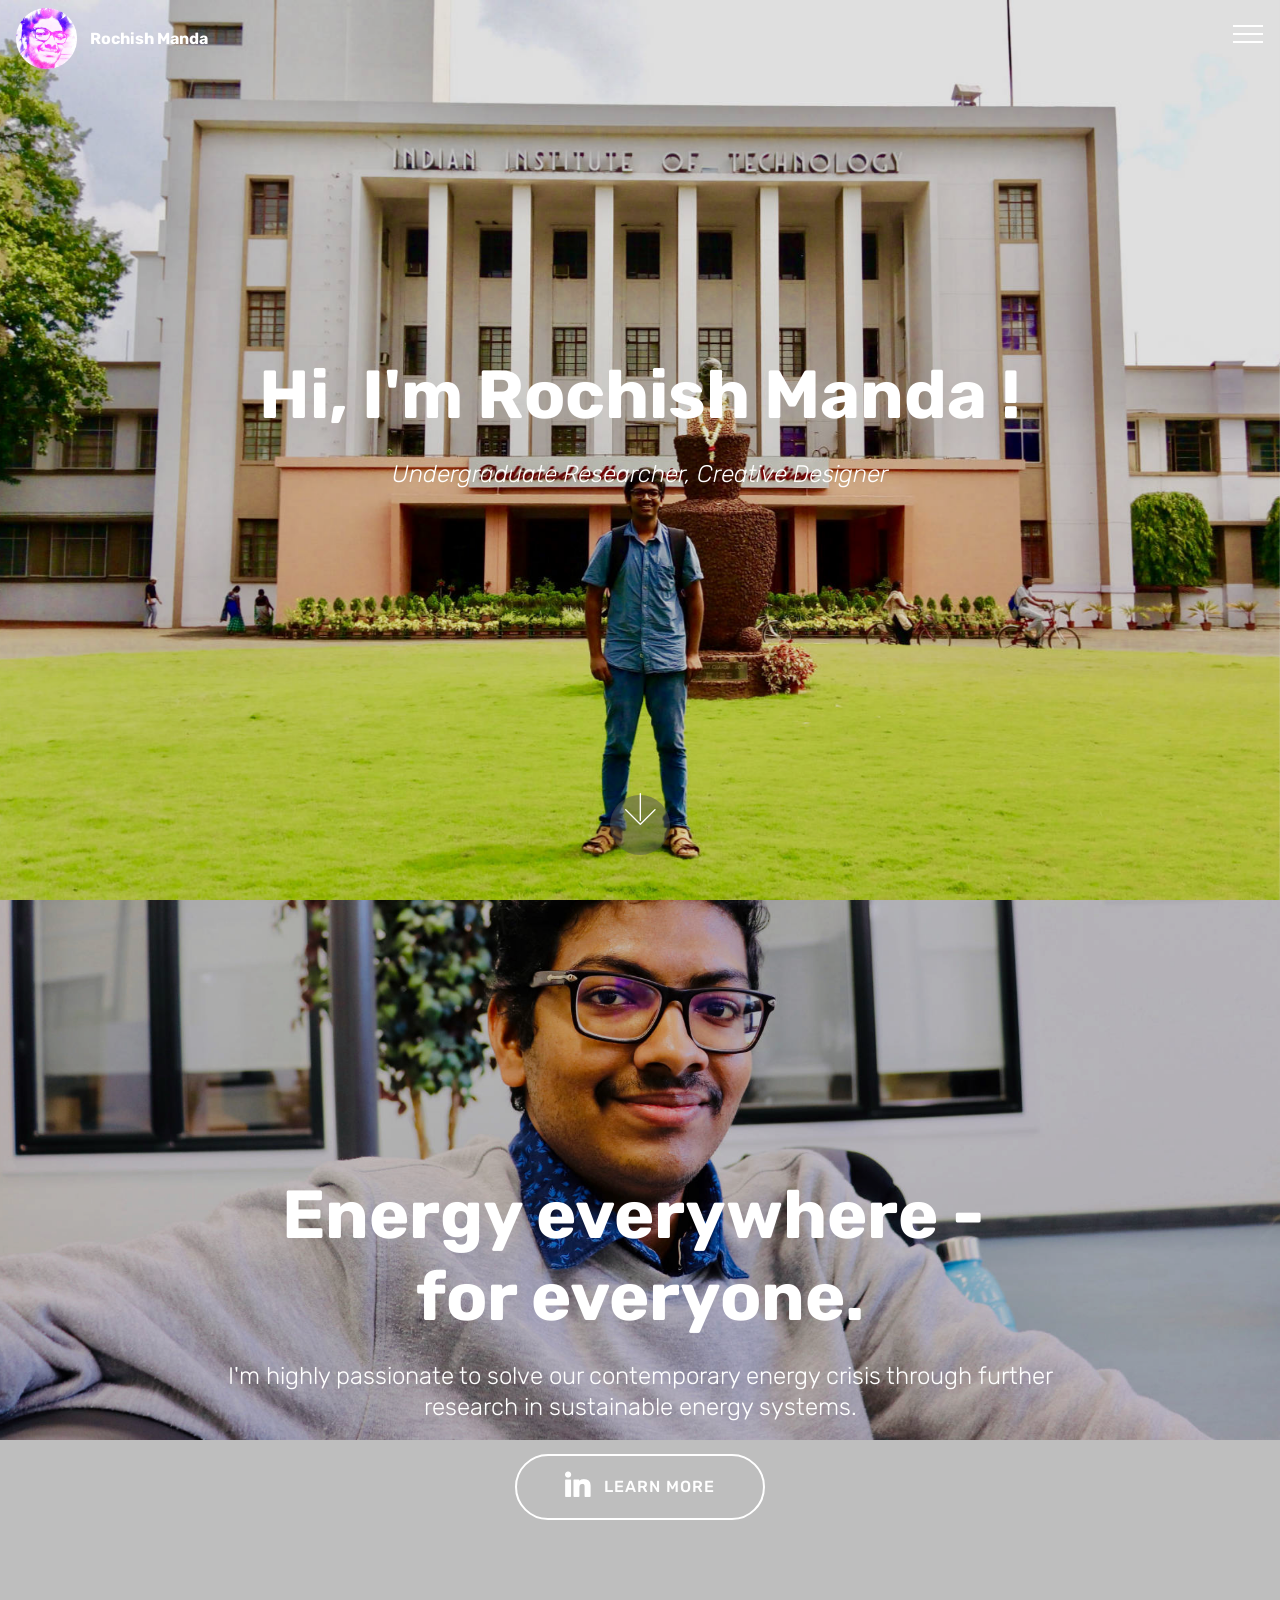
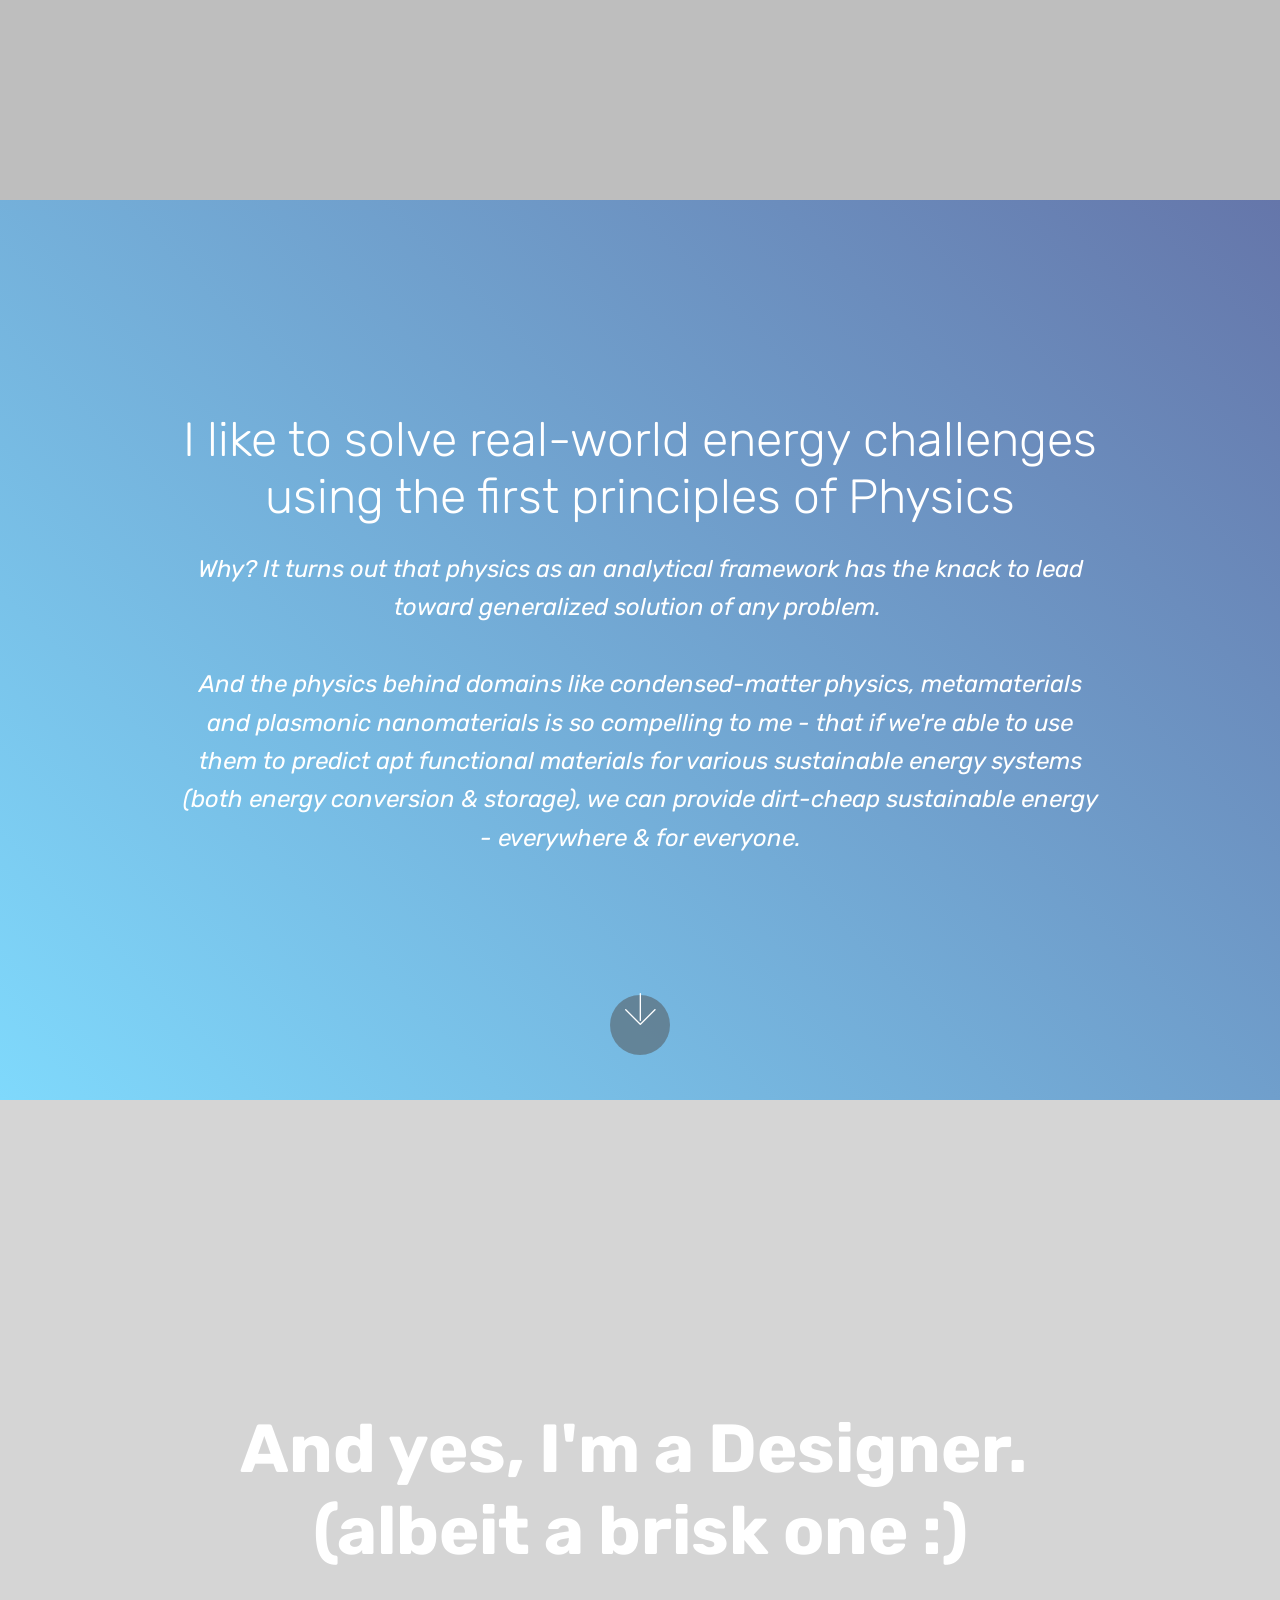
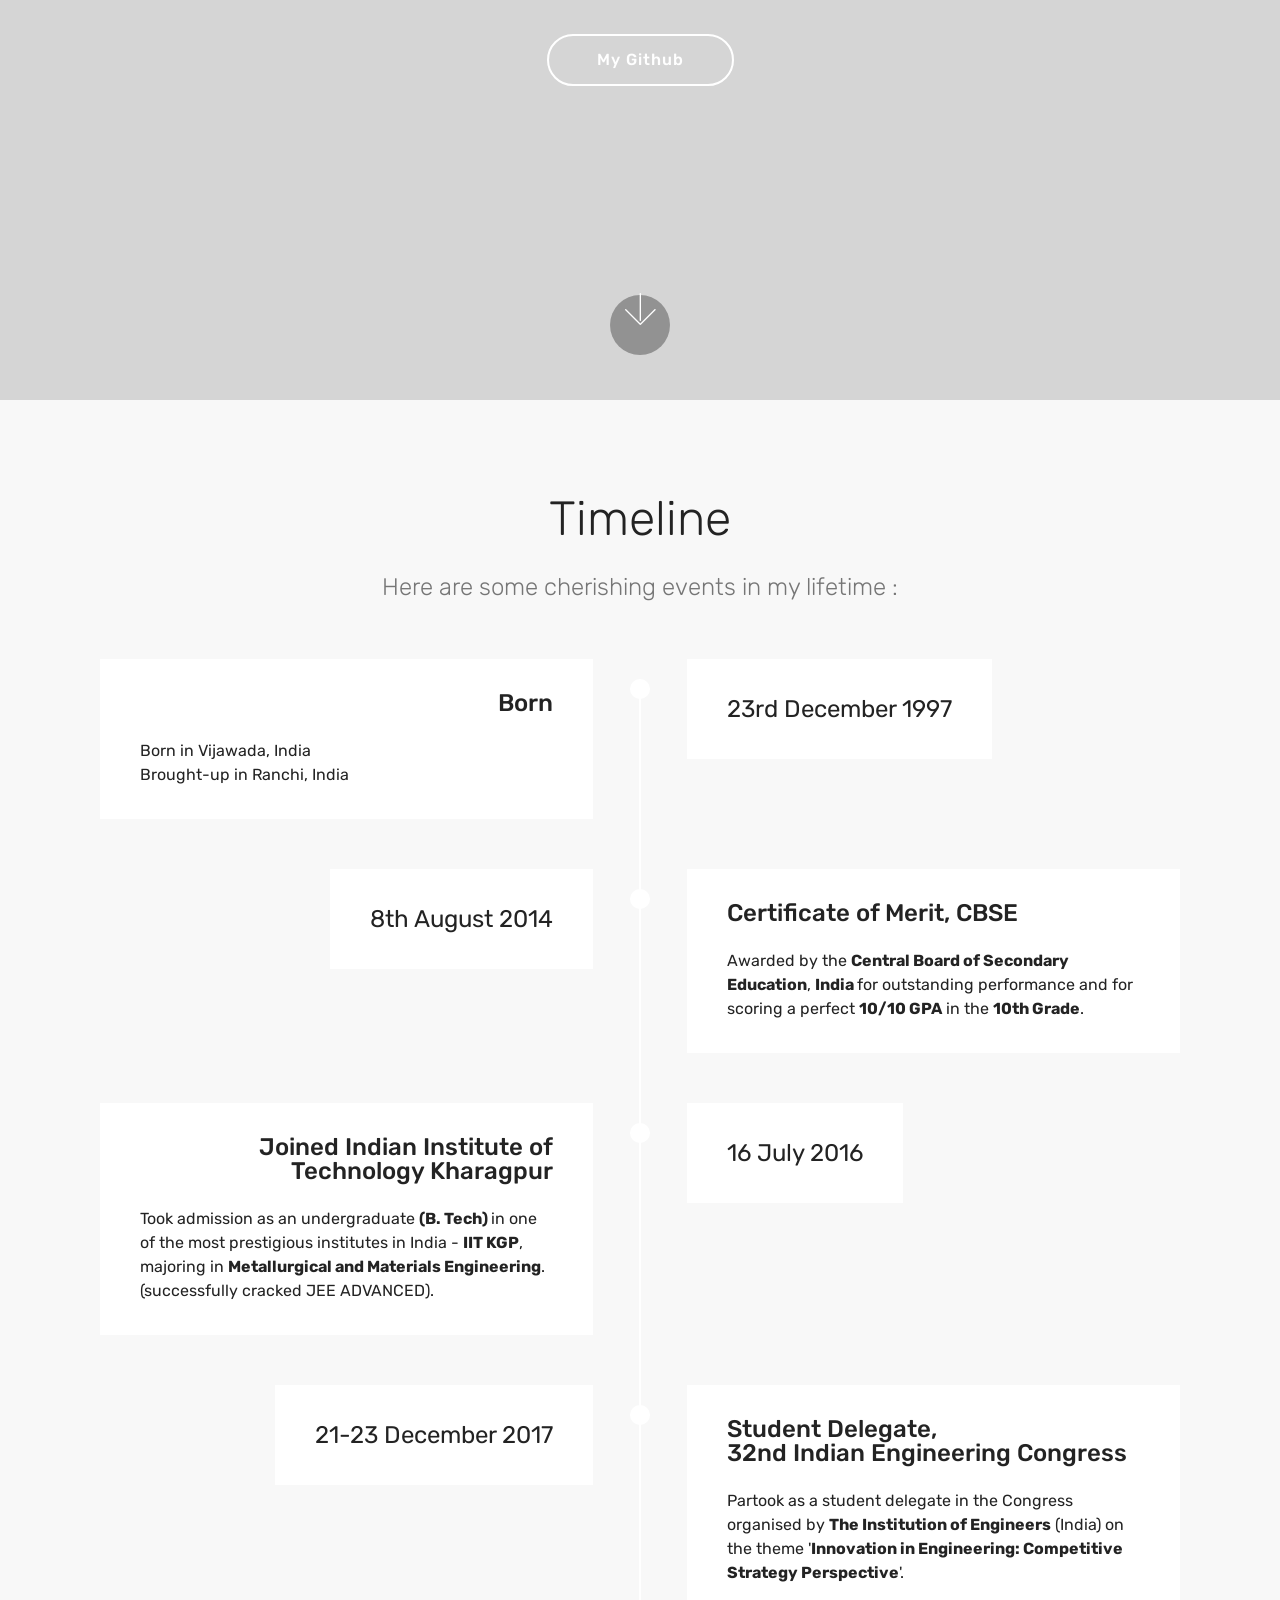
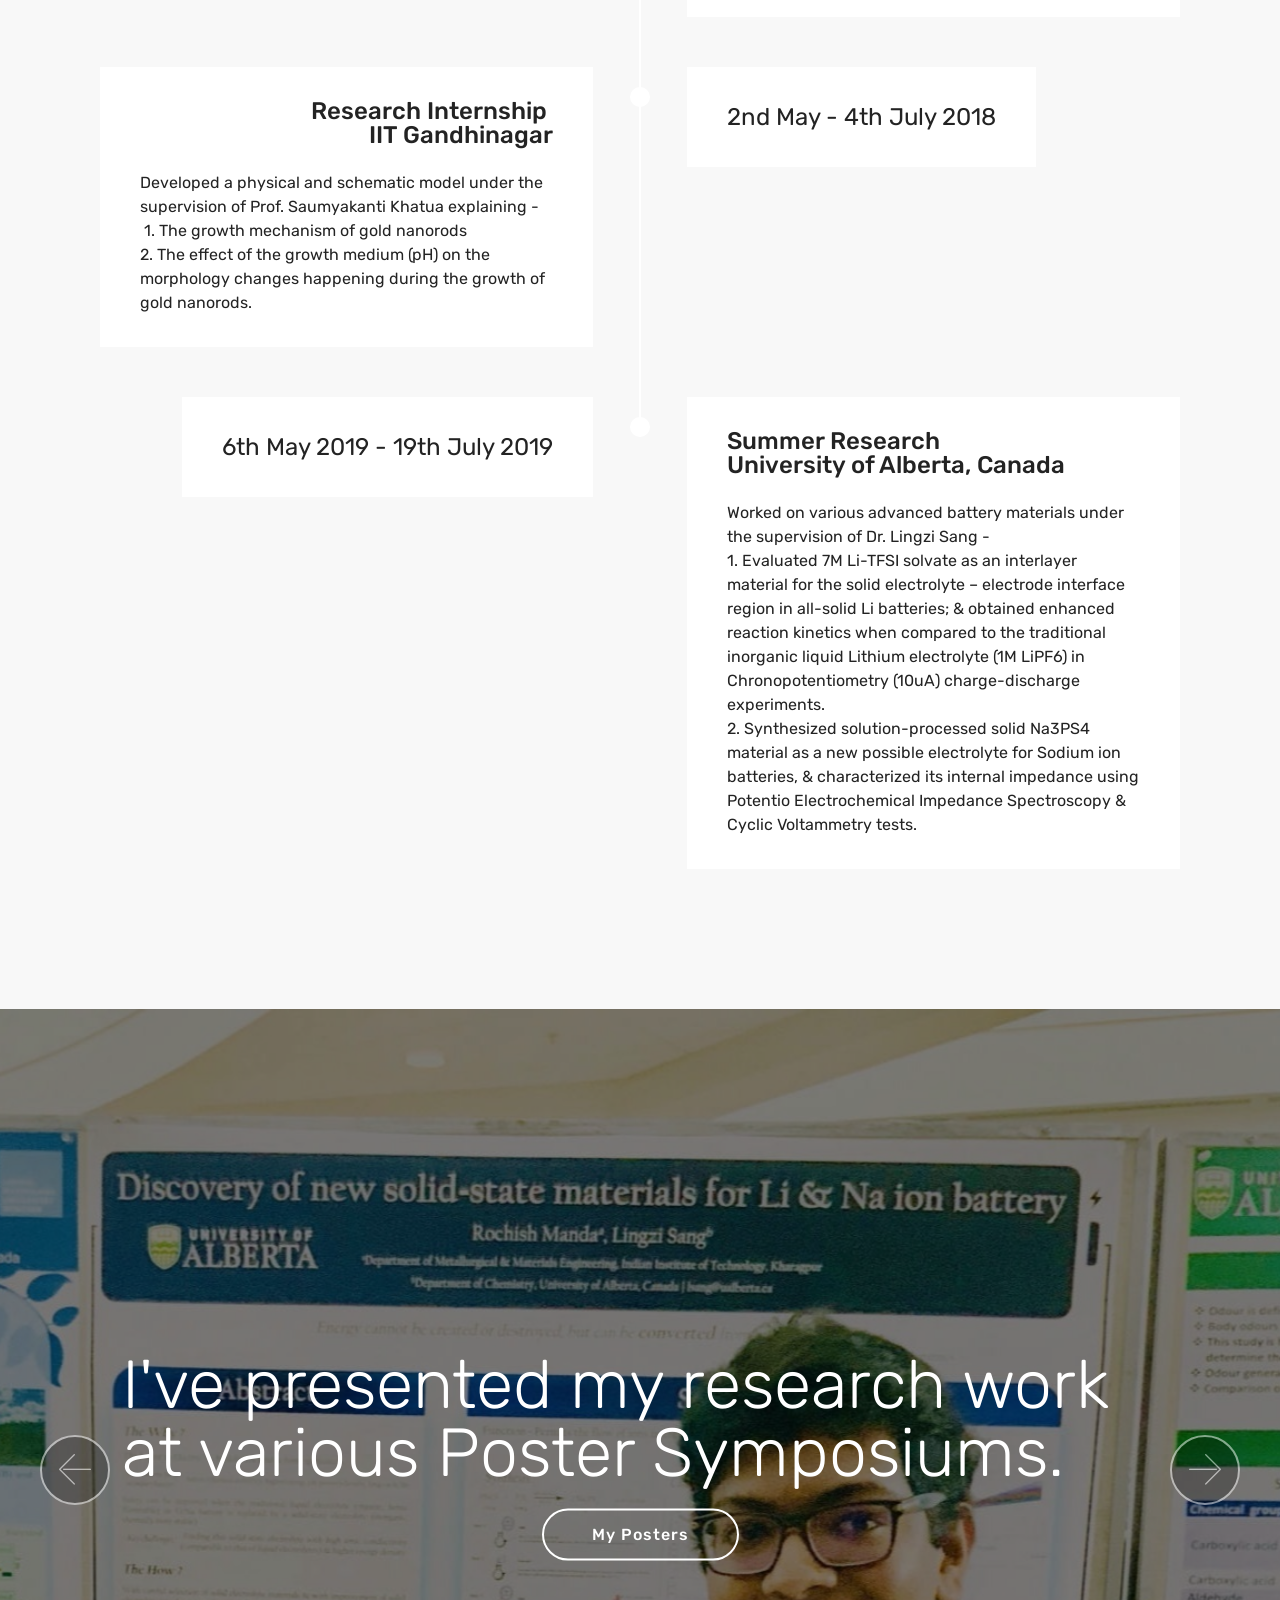
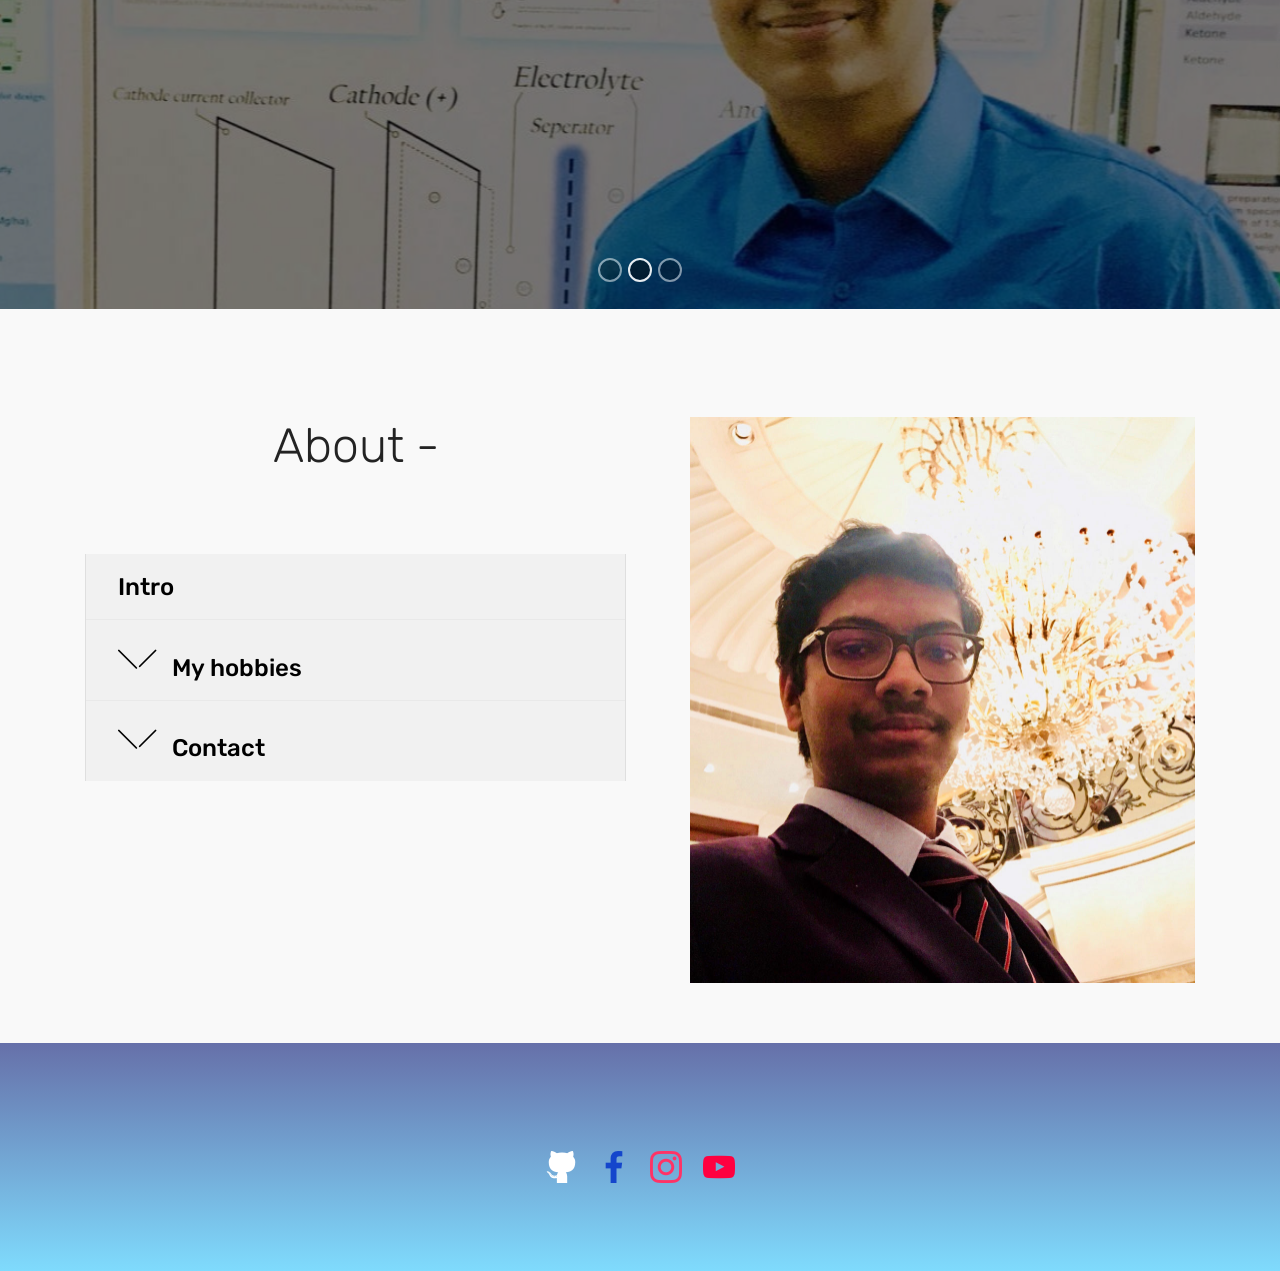
<file: index.html>
<!DOCTYPE html>
<html  >
<head>
  <meta charset="UTF-8">
  <meta http-equiv="X-UA-Compatible" content="IE=edge">
  <meta name="generator" content="Mobirise v4.10.8, mobirise.com">
  <meta name="viewport" content="width=device-width, initial-scale=1, minimum-scale=1">
  <link rel="shortcut icon" href="assets/images/logo-100x100.png" type="image/x-icon">
  <meta name="description" content="">
  
  <title>Home</title>
  <link rel="stylesheet" href="assets/web/assets/mobirise-icons/mobirise-icons.css">
  <link rel="stylesheet" href="assets/tether/tether.min.css">
  <link rel="stylesheet" href="assets/bootstrap/css/bootstrap.min.css">
  <link rel="stylesheet" href="assets/bootstrap/css/bootstrap-grid.min.css">
  <link rel="stylesheet" href="assets/bootstrap/css/bootstrap-reboot.min.css">
  <link rel="stylesheet" href="assets/animatecss/animate.min.css">
  <link rel="stylesheet" href="assets/dropdown/css/style.css">
  <link rel="stylesheet" href="assets/socicon/css/styles.css">
  <link rel="stylesheet" href="assets/theme/css/style.css">
  <link rel="stylesheet" href="assets/mobirise/css/mbr-additional.css" type="text/css">
  
  
  
</head>
<body>
  <section class="menu cid-qTkzRZLJNu" once="menu" id="menu1-0">

    

    <nav class="navbar navbar-expand beta-menu navbar-dropdown align-items-center navbar-fixed-top collapsed bg-color transparent">
        <button class="navbar-toggler navbar-toggler-right" type="button" data-toggle="collapse" data-target="#navbarSupportedContent" aria-controls="navbarSupportedContent" aria-expanded="false" aria-label="Toggle navigation">
            <div class="hamburger">
                <span></span>
                <span></span>
                <span></span>
                <span></span>
            </div>
        </button>
        <div class="menu-logo">
            <div class="navbar-brand">
                <span class="navbar-logo">
                    <a href="https://rochish-manda.github.io/rochish-manda/">
                         <img src="assets/images/logo-100x100.png" alt="Rochish Manda" title="Rochish Manda" style="height: 3.8rem;">
                    </a>
                </span>
                <span class="navbar-caption-wrap"><a class="navbar-caption text-white display-4" href="https://www.linkedin.com/in/rochish-manda/" target="_blank">
                        Rochish Manda</a></span>
            </div>
        </div>
        <div class="collapse navbar-collapse" id="navbarSupportedContent">
            <ul class="navbar-nav nav-dropdown" data-app-modern-menu="true"><li class="nav-item">
                    <a class="nav-link link text-white display-4" href="https://mobirise.com">
                        </a>
                </li>
                <li class="nav-item">
                    <a class="nav-link link text-white display-4" href="https://mobirise.com">
                        </a>
                </li></ul>
            <div class="navbar-buttons mbr-section-btn"><a class="btn btn-sm btn-primary display-4" href="https://www.linkedin.com/in/rochish-manda/" target="_blank"><span class="socicon socicon-linkedin mbr-iconfont mbr-iconfont-btn"></span>
                    </a></div>
        </div>
    </nav>
</section>

<section class="engine"><a href="https://mobirise.info/r">bootstrap templates</a></section><section class="cid-qTkA127IK8 mbr-fullscreen mbr-parallax-background" id="header2-1">

    

    <div class="mbr-overlay" style="opacity: 0.1; background-color: rgb(0, 0, 0);"></div>

    <div class="container align-center">
        <div class="row justify-content-md-center">
            <div class="mbr-white col-md-10">
                <h1 class="mbr-section-title mbr-bold pb-3 mbr-fonts-style display-1">
                    Hi, I'm Rochish Manda !</h1>
                <h3 class="mbr-section-subtitle align-center mbr-light pb-3 mbr-fonts-style display-5"><em>Undergraduate Researcher, Creative Designer</em></h3>
                <p class="mbr-text pb-3 mbr-fonts-style display-5"></p>
                
            </div>
        </div>
    </div>
    <div class="mbr-arrow hidden-sm-down" aria-hidden="true">
        <a href="#next">
            <i class="mbri-down mbr-iconfont"></i>
        </a>
    </div>
</section>

<section class="header1 cid-r2O5iST2MG mbr-fullscreen mbr-parallax-background" id="header1-7">

    

    <div class="mbr-overlay" style="opacity: 0.2; background-color: rgb(0, 0, 0);">
    </div>

    <div class="container">
        <div class="row justify-content-md-center">
            <div class="mbr-white col-md-10">
                <h1 class="mbr-section-title align-center mbr-bold pb-3 mbr-fonts-style display-1">Energy everywhere -&nbsp;<br>for everyone.</h1>
                <h3 class="mbr-section-subtitle align-center mbr-light pb-3 mbr-fonts-style display-5">I'm highly passionate to solve our contemporary energy crisis through further research in sustainable energy systems.</h3>
                
                <div class="mbr-section-btn align-center"><a class="btn btn-md btn-white-outline display-4" href="https://www.linkedin.com/in/rochish-manda/" target="_blank"><span class="socicon socicon-linkedin mbr-iconfont mbr-iconfont-btn"></span>
                        LEARN MORE</a></div>
            </div>
        </div>
    </div>

</section>

<section class="header5 cid-r2O5Dm4ss1 mbr-fullscreen" id="header5-8">

    

    
    <div class="container">
        <div class="row justify-content-center">
            <div class="mbr-white col-md-10">
                <h1 class="mbr-section-title align-center pb-3 mbr-fonts-style display-2">
                    I like to solve real-world energy challenges using the first principles of Physics</h1>
                <p class="mbr-text align-center display-5 pb-3 mbr-fonts-style"><em>Why? It turns out that physics as an analytical framework has the knack to lead toward generalized solution of any problem.&nbsp;</em><br><em><br>And the physics behind domains like&nbsp;condensed-matter physics,&nbsp;metamaterials and plasmonic nanomaterials is so compelling to me - that if we're able to use them to predict apt functional materials for various sustainable energy systems (both energy conversion &amp; storage), we can provide dirt-cheap sustainable energy - everywhere &amp; for everyone</em><em>.</em></p>
                
            </div>
        </div>
    </div>

    <div class="mbr-arrow hidden-sm-down" aria-hidden="true">
        <a href="#next">
            <i class="mbri-down mbr-iconfont"></i>
        </a>
    </div>
</section>

<section class="header6 cid-r4H024Lv6P mbr-fullscreen mbr-parallax-background" id="header6-9">

    

    <div class="mbr-overlay" style="opacity: 0.1; background-color: rgb(0, 0, 0);">
    </div>

    <div class="container">
        <div class="row justify-content-md-center">
            <div class="mbr-white col-md-10">
                <h1 class="mbr-section-title align-center mbr-bold pb-3 mbr-fonts-style display-1">
                    And yes, I'm a Designer.&nbsp;<br>(albeit a brisk one :)</h1>
                <p class="mbr-text align-center pb-3 mbr-fonts-style display-5"></p>
                <div class="mbr-section-btn align-center"><a class="btn btn-md btn-white-outline display-4" href="https://github.com/Rochish-Manda" target="_blank">My Github</a></div>
            </div>
        </div>
    </div>

    <div class="mbr-arrow hidden-sm-down" aria-hidden="true">
        <a href="#next">
            <i class="mbri-down mbr-iconfont"></i>
        </a>
    </div>
</section>

<section class="timeline1 cid-r4MDwCGrRk" id="timeline1-c">

    

    

    <div class="container align-center">
        <h2 class="mbr-section-title pb-3 mbr-fonts-style display-2">
            Timeline
        </h2>
        <h3 class="mbr-section-subtitle pb-5 mbr-fonts-style display-5">Here are some cherishing events in my lifetime :</h3>

        <div class="container timelines-container" mbri-timelines="">
            <div class="row timeline-element reverse separline">      
                 <div class="timeline-date-panel col-xs-12 col-md-6  align-left">         
                    <div class="time-line-date-content">
                        <p class="mbr-timeline-date mbr-fonts-style display-5">
                            23rd December 1997</p>
                    </div>
                </div>
           <span class="iconBackground"></span>
            <div class="col-xs-12 col-md-6 align-right">
                <div class="timeline-text-content">
                    <h4 class="mbr-timeline-title pb-3 mbr-fonts-style display-5">
                        Born</h4>
                    <p class="mbr-timeline-text mbr-fonts-style display-7">
                        Born in Vijawada, India<br>Brought-up in Ranchi, India</p>
                 </div>
            </div>
            </div>

            <div class="row timeline-element  separline">
                <div class="timeline-date-panel col-xs-12 col-md-6 align-right">
                    <div class="time-line-date-content">
                        <p class="mbr-timeline-date mbr-fonts-style display-5">
                            8th August 2014</p>
                    </div>
                </div>
                <span class="iconBackground"></span>
                <div class="col-xs-12 col-md-6 align-left ">
                    <div class="timeline-text-content">
                        <h4 class="mbr-timeline-title pb-3 mbr-fonts-style display-5">
                            Certificate of Merit, CBSE</h4>
                        <p class="mbr-timeline-text mbr-fonts-style display-7">Awarded by the <strong>Central Board of Secondary Education</strong>, <strong>India </strong>for outstanding performance and for scoring a perfect <strong>10/10 GPA</strong> in the <strong>10th Grade</strong>.</p>
                    </div>
                </div>
            </div> 


            <div class="row timeline-element reverse separline">
                <div class="timeline-date-panel col-xs-12 col-md-6  align-left">
                    <div class="time-line-date-content">
                        <p class="mbr-timeline-date mbr-fonts-style display-5">
                            16 July 2016</p>
                    </div>
                </div>
                <span class="iconBackground"></span>
                <div class="col-xs-12 col-md-6 align-right">
                    <div class="timeline-text-content">
                        <h4 class="mbr-timeline-title pb-3 mbr-fonts-style display-5">Joined Indian Institute of Technology Kharagpur</h4>      
                        <p class="mbr-timeline-text mbr-fonts-style display-7">
                            Took admission as an undergraduate <strong>(B. Tech)&nbsp;</strong>in one of the most prestigious institutes in India - <strong>IIT KGP</strong>, majoring in <strong>Metallurgical and Materials Engineering</strong>.<br> (successfully cracked JEE ADVANCED).</p>
                    </div>
                </div>
            </div>

            <div class="row timeline-element  separline">
                <div class="timeline-date-panel col-xs-12 col-md-6 align-right">
                    <div class="time-line-date-content">
                        <p class="mbr-timeline-date mbr-fonts-style display-5">21-23 December 2017 </p>
                    </div>
                </div>
                <span class="iconBackground"></span>
                <div class="col-xs-12 col-md-6 align-left ">
                    <div class="timeline-text-content">
                        <h4 class="mbr-timeline-title pb-3 mbr-fonts-style display-5">
                            Student Delegate, <br>32nd Indian Engineering Congress</h4>
                        <p class="mbr-timeline-text mbr-fonts-style display-7">
                            Partook as a student delegate in the Congress organised by <strong>The Institution of Engineers</strong> (India) on the theme '<strong>Innovation in Engineering: Competitive Strategy Perspective</strong>'.</p>
                    </div>
                </div>
            </div>


            <div class="row timeline-element reverse separline">
                <div class="timeline-date-panel col-xs-12 col-md-6  align-left">
                    <div class="time-line-date-content">
                        <p class="mbr-timeline-date mbr-fonts-style display-5">
                            2nd May - 4th July 2018</p>
                    </div>
                </div>
                <span class="iconBackground"></span>
                <div class="col-xs-12 col-md-6 align-right">
                    <div class="timeline-text-content">
                        <h4 class="mbr-timeline-title pb-3 mbr-fonts-style display-5">Research Internship&nbsp;<br>IIT Gandhinagar</h4>
                        <p class="mbr-timeline-text mbr-fonts-style display-7">
                            Developed a physical and schematic model under the supervision of Prof. Saumyakanti Khatua explaining -<br>&nbsp;1. The growth mechanism of gold nanorods<br>2. The effect of the growth medium (pH) on the morphology changes happening during the growth of gold nanorods.&nbsp;</p>
                    </div>
                </div>
            </div>


            <div class="row timeline-element">
                <div class="timeline-date-panel col-xs-12 col-md-6 align-right">
                    <div class="time-line-date-content">
                       <p class="mbr-timeline-date mbr-fonts-style display-5">6th May 2019 - 19th July 2019</p>
                    </div>
                </div>
                <span class="iconBackground"></span>
                <div class="col-xs-12 col-md-6 align-left ">
                    <div class="timeline-text-content">
                        <h4 class="mbr-timeline-title pb-3 mbr-fonts-style display-5">Summer Research<div>University of Alberta, Canada</div></h4>
                        <p class="mbr-timeline-text mbr-fonts-style display-7">Worked on various advanced battery materials under the supervision of Dr. Lingzi Sang -<br>1. Evaluated 7M Li-TFSI solvate as an interlayer material for the solid electrolyte – electrode interface region in all-solid Li batteries; &amp; obtained enhanced reaction kinetics when compared to the traditional inorganic liquid Lithium electrolyte (1M LiPF6) in Chronopotentiometry (10uA) charge-discharge experiments.<br>2.&nbsp;Synthesized solution-processed solid Na3PS4 material as a new possible electrolyte for Sodium ion batteries, &amp; characterized its internal impedance using Potentio Electrochemical Impedance Spectroscopy &amp; Cyclic Voltammetry tests.</p>
                    </div>
                </div>
            </div>

            

            

            

            

            

            
        </div>
    </div>
</section>

<section class="carousel slide cid-r4H1PS76ud" data-interval="false" id="slider1-a">

    

    <div class="full-screen"><div class="mbr-slider slide carousel" data-pause="true" data-keyboard="false" data-ride="carousel" data-interval="4000"><ol class="carousel-indicators"><li data-app-prevent-settings="" data-target="#slider1-a" data-slide-to="0"></li><li data-app-prevent-settings="" data-target="#slider1-a" class=" active" data-slide-to="1"></li><li data-app-prevent-settings="" data-target="#slider1-a" data-slide-to="2"></li></ol><div class="carousel-inner" role="listbox"><div class="carousel-item slider-fullscreen-image" data-bg-video-slide="false" style="background-image: url(assets/images/img-2838-2000x1500.jpg);"><div class="container container-slide"><div class="image_wrapper"><div class="mbr-overlay"></div><img src="assets/images/img-2838-2000x1500.jpg"><div class="carousel-caption justify-content-center"><div class="col-10 align-right"><h2 class="mbr-fonts-style display-1">Conferences are intriguing.</h2><p class="lead mbr-text mbr-fonts-style display-5">I'm very keen in keeping track of latest innovations &amp; perspectives aimed at solving energy-related challenges faced in the contemporary world.&nbsp;</p></div></div></div></div></div><div class="carousel-item slider-fullscreen-image active" data-bg-video-slide="false" style="background-image: url(assets/images/img-208-2000x1500.jpeg);"><div class="container container-slide"><div class="image_wrapper"><div class="mbr-overlay"></div><img src="assets/images/img-208-2000x1500.jpeg"><div class="carousel-caption justify-content-center"><div class="col-10 align-center"><h2 class="mbr-fonts-style display-1">I've presented my research work at various Poster Symposiums.</h2><p class="lead mbr-text mbr-fonts-style display-5"></p><div class="mbr-section-btn" buttons="0"> <a class="btn  btn-white-outline display-4" href="https://drive.google.com/drive/folders/1h-RBNDkrOggQBp6txh44sM5t6GJy3pho?usp=sharing" target="_blank">My Posters</a></div></div></div></div></div></div><div class="carousel-item slider-fullscreen-image" data-bg-video-slide="false" style="background-image: url(assets/images/imag0433-2000x3514.jpg);"><div class="container container-slide"><div class="image_wrapper"><div class="mbr-overlay"></div><img src="assets/images/imag0433-2000x3514.jpg"><div class="carousel-caption justify-content-center"><div class="col-10 align-center"><h2 class="mbr-fonts-style display-1">And I love nature, to its fullest.&nbsp;</h2><p class="lead mbr-text mbr-fonts-style display-5"></p><div class="mbr-section-btn" buttons="0"> <a class="btn  btn-white-outline display-4" href="page1.html" target="_blank">My take</a></div></div></div></div></div></div></div><a data-app-prevent-settings="" class="carousel-control carousel-control-prev" role="button" data-slide="prev" href="#slider1-a"><span aria-hidden="true" class="mbri-left mbr-iconfont"></span><span class="sr-only">Previous</span></a><a data-app-prevent-settings="" class="carousel-control carousel-control-next" role="button" data-slide="next" href="#slider1-a"><span aria-hidden="true" class="mbri-right mbr-iconfont"></span><span class="sr-only">Next</span></a></div></div>

</section>

<section class="accordion2 cid-r5l43M1oDj" id="accordion2-f">

    


    
    <div class="container">
        <div class="media-container-row pt-5">
            <div class="accordion-content">
                <h2 class="mbr-section-title align-center pb-3 mbr-fonts-style display-2">
                        About -</h2>
                
                <div id="bootstrap-accordion_7" class="panel-group accordionStyles accordion pt-5 mt-3" role="tablist" aria-multiselectable="true">
                        <div class="card">
                            <div class="card-header" role="tab" id="headingOne">
                                <a role="button" class="collapsed panel-title text-black" data-toggle="collapse" data-core="" href="#collapse1_7" aria-expanded="false" aria-controls="collapse1">
                                    <h4 class="mbr-fonts-style display-5">Intro</h4>
                                </a>
                            </div>
                            <div id="collapse1_7" class="panel-collapse noScroll collapse" role="tabpanel" aria-labelledby="headingOne" data-parent="#bootstrap-accordion_7">
                                <div class="panel-body p-4">
                                    <p class="mbr-fonts-style panel-text display-7">I’m now a fourth- and final-year undergrad (B.Tech) majoring in Metallurgical &amp; Materials Engineering at IITKGP, who has the passion &amp; will to strive for the vision of empowering everyone lacking access to affordable energy sources - with dirt-cheap sustainable energy. Much of my recent work has been on solid-state Li &amp; Na Ion Batteries. In continuation of my current research, I would love to work on high amperage battery systems which -<br>1. Have higher energy efficiencies at high C-rates over significantly higher number of discharge cycles.<br>2. Are made out of dirt-cheap functional materials.<br><br>I love travelling and encountering different cultures, people &amp; their perspectives. During my third year I had the opportunity to work at University of Alberta, Canada.<br></p>
                                </div>
                            </div>
                        </div>
                
                        <div class="card">
                            <div class="card-header" role="tab" id="headingTwo">
                                <a role="button" class="collapsed panel-title text-black" data-toggle="collapse" data-core="" href="#collapse2_7" aria-expanded="false" aria-controls="collapse2">
                                    <h4 class="mbr-fonts-style mbr-fonts-style display-5">
                                        <span class="sign mbr-iconfont mbri-arrow-down inactive"></span>My hobbies&nbsp;</h4>
                                </a>
                                
                            </div>
                            <div id="collapse2_7" class="panel-collapse noScroll collapse" role="tabpanel" aria-labelledby="headingTwo" data-parent="#bootstrap-accordion_7">
                                <div class="panel-body p-4">
                                    <p class="mbr-fonts-style panel-text display-7">In my free time, I love designing graphic artworks, reading wisdom literatures &amp; playing Badminton.</p>
                                </div>
                            </div>
                        </div>
                
                        <div class="card">
                            <div class="card-header" role="tab" id="headingThree">
                                <a role="button" class="collapsed panel-title text-black" data-toggle="collapse" data-core="" href="#collapse3_7" aria-expanded="false" aria-controls="collapse3">
                                    <h4 class="mbr-fonts-style display-5">
                                        <span class="sign mbr-iconfont mbri-arrow-down inactive"></span>Contact</h4>
                                </a>
                            </div>
                            <div id="collapse3_7" class="panel-collapse noScroll collapse" role="tabpanel" aria-labelledby="headingThree" data-parent="#bootstrap-accordion_7">
                                <div class="panel-body p-4">
                                    <p class="mbr-fonts-style panel-text display-7">rochish007@gmail.com<br><br>It's that simple. Nice!</p>
                                </div>
                            </div>
                        </div>
                
                        
                
                        
                
                        
                </div>
            </div>
            <div class="mbr-figure" style="width: 99%;">
                    <img src="assets/images/img-e2752-1-1010x1134.jpg" alt="Mobirise" title="">
            </div>
        </div>
    </div>
</section>

<section class="cid-r5l4fvH5ma" id="social-buttons2-i">

    

    

    <div class="container">
        <div class="media-container-row">
            <div class="col-md-8 align-center">
                
                <div class="social-list pl-0 mb-0">
                    
                        <a href="https://github.com/Rochish-Manda" target="_blank"><span class="px-2 mbr-iconfont mbr-iconfont-social socicon-github socicon" style="color: rgb(255, 255, 255); fill: rgb(255, 255, 255);"></span></a>
                    
                    <a href="https://www.facebook.com/rochish.manda" target="_blank">
                        <span class="px-2 mbr-iconfont mbr-iconfont-social socicon-facebook socicon" style="color: rgb(20, 70, 204); fill: rgb(20, 70, 204);"></span>
                    </a>
                    <a href="https://www.instagram.com/rochish_manda/" target="_blank">
                        <span class="px-2 mbr-iconfont mbr-iconfont-social socicon-instagram socicon" style="color: rgb(255, 51, 102); fill: rgb(255, 51, 102);"></span>
                    </a>
                    <a href="https://www.youtube.com/channel/UCIvlOxatK26FnXm-k_MaoZw" target="_blank">
                        <span class="px-2 mbr-iconfont mbr-iconfont-social socicon-youtube socicon" style="color: rgb(255, 0, 64); fill: rgb(255, 0, 64);"></span>
                    </a>
                    <a href="https://plus.google.com/u/0/101062631020702283071" target="_blank">
                        
                    </a>
                    <a href="https://www.linkedin.com/in/rochish-manda/" target="_blank">
                        
                    </a>
                </div>
            </div>
        </div>
    </div>
</section>


  <script src="assets/web/assets/jquery/jquery.min.js"></script>
  <script src="assets/popper/popper.min.js"></script>
  <script src="assets/tether/tether.min.js"></script>
  <script src="assets/bootstrap/js/bootstrap.min.js"></script>
  <script src="assets/smoothscroll/smooth-scroll.js"></script>
  <script src="assets/parallax/jarallax.min.js"></script>
  <script src="assets/viewportchecker/jquery.viewportchecker.js"></script>
  <script src="assets/dropdown/js/nav-dropdown.js"></script>
  <script src="assets/dropdown/js/navbar-dropdown.js"></script>
  <script src="assets/ytplayer/jquery.mb.ytplayer.min.js"></script>
  <script src="assets/vimeoplayer/jquery.mb.vimeo_player.js"></script>
  <script src="assets/sociallikes/social-likes.js"></script>
  <script src="assets/bootstrapcarouselswipe/bootstrap-carousel-swipe.js"></script>
  <script src="assets/mbr-switch-arrow/mbr-switch-arrow.js"></script>
  <script src="assets/touchswipe/jquery.touch-swipe.min.js"></script>
  <script src="assets/theme/js/script.js"></script>
  <script src="assets/slidervideo/script.js"></script>
  
  
 <div id="scrollToTop" class="scrollToTop mbr-arrow-up"><a style="text-align: center;"><i class="mbr-arrow-up-icon mbr-arrow-up-icon-cm cm-icon cm-icon-smallarrow-up"></i></a></div>
    <input name="animation" type="hidden">
  </body>
</html>
</file>
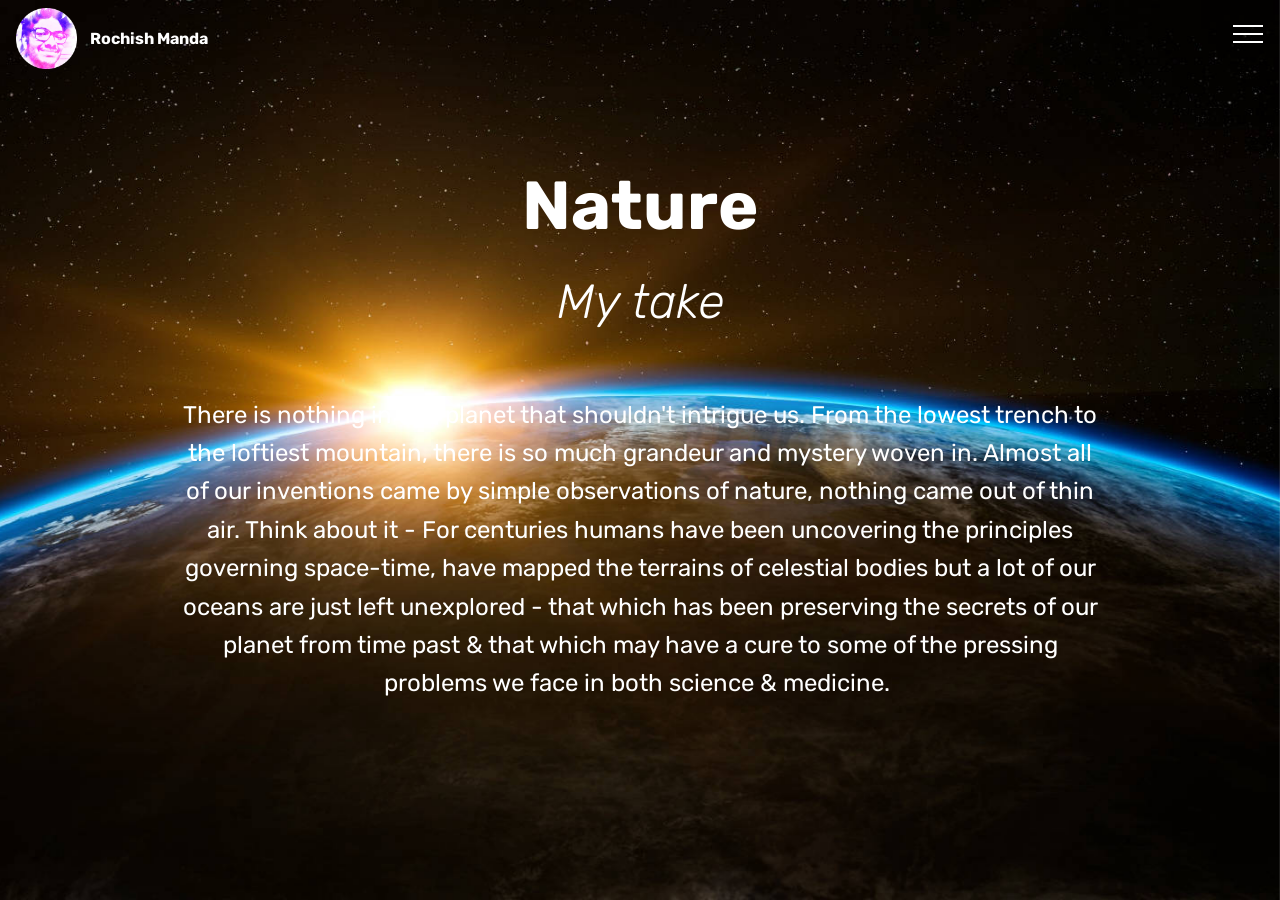
<file: page1.html>
<!DOCTYPE html>
<html  >
<head>
  <!-- Site made with Mobirise Website Builder v4.10.8, https://mobirise.com -->
  <meta charset="UTF-8">
  <meta http-equiv="X-UA-Compatible" content="IE=edge">
  <meta name="generator" content="Mobirise v4.10.8, mobirise.com">
  <meta name="viewport" content="width=device-width, initial-scale=1, minimum-scale=1">
  <link rel="shortcut icon" href="assets/images/logo-100x100.png" type="image/x-icon">
  <meta name="description" content="Web Maker Description">
  
  <title>Rochish on Nature</title>
  <link rel="stylesheet" href="assets/tether/tether.min.css">
  <link rel="stylesheet" href="assets/bootstrap/css/bootstrap.min.css">
  <link rel="stylesheet" href="assets/bootstrap/css/bootstrap-grid.min.css">
  <link rel="stylesheet" href="assets/bootstrap/css/bootstrap-reboot.min.css">
  <link rel="stylesheet" href="assets/socicon/css/styles.css">
  <link rel="stylesheet" href="assets/animatecss/animate.min.css">
  <link rel="stylesheet" href="assets/dropdown/css/style.css">
  <link rel="stylesheet" href="assets/theme/css/style.css">
  <link rel="stylesheet" href="assets/mobirise/css/mbr-additional.css" type="text/css">
  
  
  
</head>
<body>
  <section class="menu cid-qTkzRZLJNu" once="menu" id="menu1-3">

    

    <nav class="navbar navbar-expand beta-menu navbar-dropdown align-items-center navbar-fixed-top collapsed bg-color transparent">
        <button class="navbar-toggler navbar-toggler-right" type="button" data-toggle="collapse" data-target="#navbarSupportedContent" aria-controls="navbarSupportedContent" aria-expanded="false" aria-label="Toggle navigation">
            <div class="hamburger">
                <span></span>
                <span></span>
                <span></span>
                <span></span>
            </div>
        </button>
        <div class="menu-logo">
            <div class="navbar-brand">
                <span class="navbar-logo">
                    <a href="https://github.com/Rochish-Manda">
                         <img src="assets/images/logo-100x100.png" alt="Rochish Manda" title="Rochish Manda" style="height: 3.8rem;">
                    </a>
                </span>
                <span class="navbar-caption-wrap"><a class="navbar-caption text-white display-4" href="https://www.linkedin.com/in/rochish-manda/" target="_blank">
                        Rochish Manda</a></span>
            </div>
        </div>
        <div class="collapse navbar-collapse" id="navbarSupportedContent">
            <ul class="navbar-nav nav-dropdown" data-app-modern-menu="true"><li class="nav-item">
                    <a class="nav-link link text-white display-4" href="https://mobirise.com">
                        </a>
                </li>
                <li class="nav-item">
                    <a class="nav-link link text-white display-4" href="https://mobirise.com">
                        </a>
                </li></ul>
            <div class="navbar-buttons mbr-section-btn"><a class="btn btn-sm btn-primary display-4" href="https://www.linkedin.com/in/rochish-manda/" target="_blank"><span class="socicon socicon-linkedin mbr-iconfont mbr-iconfont-btn"></span>
                    </a></div>
        </div>
    </nav>
</section>

<section class="engine"><a href="https://mobirise.info/u">bootstrap responsive templates</a></section><section class="header1 cid-r2O44yaj49 mbr-fullscreen mbr-parallax-background" id="header1-5">

    

    

    <div class="container">
        <div class="row justify-content-md-center">
            <div class="mbr-white col-md-10">
                <h1 class="mbr-section-title align-center mbr-bold pb-3 mbr-fonts-style display-1">
                    Nature</h1>
                <h3 class="mbr-section-subtitle align-center mbr-light pb-3 mbr-fonts-style display-2"><em>
                    My take</em></h3>
                <p class="mbr-text align-center pb-3 mbr-fonts-style display-5">
                    <br>There is nothing in this planet that shouldn't intrigue us. From the lowest trench to the loftiest mountain, there is so much grandeur and mystery woven in. Almost all of our inventions came by simple observations of nature, nothing came out of thin air. Think about it - For centuries humans have been uncovering the principles governing space-time, have mapped the terrains of celestial bodies but a lot of our oceans are just left unexplored - that which has been preserving the secrets of our planet from time past &amp; that which may have a cure to some of the pressing problems we face in both science &amp; medicine.&nbsp;</p>
                
            </div>
        </div>
    </div>

</section>


  <script src="assets/web/assets/jquery/jquery.min.js"></script>
  <script src="assets/popper/popper.min.js"></script>
  <script src="assets/tether/tether.min.js"></script>
  <script src="assets/bootstrap/js/bootstrap.min.js"></script>
  <script src="assets/parallax/jarallax.min.js"></script>
  <script src="assets/smoothscroll/smooth-scroll.js"></script>
  <script src="assets/touchswipe/jquery.touch-swipe.min.js"></script>
  <script src="assets/viewportchecker/jquery.viewportchecker.js"></script>
  <script src="assets/dropdown/js/nav-dropdown.js"></script>
  <script src="assets/dropdown/js/navbar-dropdown.js"></script>
  <script src="assets/theme/js/script.js"></script>
  
  
 <div id="scrollToTop" class="scrollToTop mbr-arrow-up"><a style="text-align: center;"><i class="mbr-arrow-up-icon mbr-arrow-up-icon-cm cm-icon cm-icon-smallarrow-up"></i></a></div>
    <input name="animation" type="hidden">
  </body>
</html>
</file>
<file: assets/web/assets/mobirise-icons/mobirise-icons.css>
@font-face {
  font-family: 'MobiriseIcons';
  src:  url('mobirise-icons.eot?spat4u');
  src:  url('mobirise-icons.eot?spat4u#iefix') format('embedded-opentype'),
    url('mobirise-icons.ttf?spat4u') format('truetype'),
    url('mobirise-icons.woff?spat4u') format('woff'),
    url('mobirise-icons.svg?spat4u#MobiriseIcons') format('svg');
  font-weight: normal;
  font-style: normal;
}

[class^="mbri-"], [class*=" mbri-"] {
  /* use !important to prevent issues with browser extensions that change fonts */
  font-family: MobiriseIcons !important;
  speak: none;
  font-style: normal;
  font-weight: normal;
  font-variant: normal;
  text-transform: none;
  line-height: 1;

  /* Better Font Rendering =========== */
  -webkit-font-smoothing: antialiased;
  -moz-osx-font-smoothing: grayscale;
}

.mbri-add-submenu:before {
  content: "\e900";
}
.mbri-alert:before {
  content: "\e901";
}
.mbri-align-center:before {
  content: "\e902";
}
.mbri-align-justify:before {
  content: "\e903";
}
.mbri-align-left:before {
  content: "\e904";
}
.mbri-align-right:before {
  content: "\e905";
}
.mbri-android:before {
  content: "\e906";
}
.mbri-apple:before {
  content: "\e907";
}
.mbri-arrow-down:before {
  content: "\e908";
}
.mbri-arrow-next:before {
  content: "\e909";
}
.mbri-arrow-prev:before {
  content: "\e90a";
}
.mbri-arrow-up:before {
  content: "\e90b";
}
.mbri-bold:before {
  content: "\e90c";
}
.mbri-bookmark:before {
  content: "\e90d";
}
.mbri-bootstrap:before {
  content: "\e90e";
}
.mbri-briefcase:before {
  content: "\e90f";
}
.mbri-browse:before {
  content: "\e910";
}
.mbri-bulleted-list:before {
  content: "\e911";
}
.mbri-calendar:before {
  content: "\e912";
}
.mbri-camera:before {
  content: "\e913";
}
.mbri-cart-add:before {
  content: "\e914";
}
.mbri-cart-full:before {
  content: "\e915";
}
.mbri-cash:before {
  content: "\e916";
}
.mbri-change-style:before {
  content: "\e917";
}
.mbri-chat:before {
  content: "\e918";
}
.mbri-clock:before {
  content: "\e919";
}
.mbri-close:before {
  content: "\e91a";
}
.mbri-cloud:before {
  content: "\e91b";
}
.mbri-code:before {
  content: "\e91c";
}
.mbri-contact-form:before {
  content: "\e91d";
}
.mbri-credit-card:before {
  content: "\e91e";
}
.mbri-cursor-click:before {
  content: "\e91f";
}
.mbri-cust-feedback:before {
  content: "\e920";
}
.mbri-database:before {
  content: "\e921";
}
.mbri-delivery:before {
  content: "\e922";
}
.mbri-desktop:before {
  content: "\e923";
}
.mbri-devices:before {
  content: "\e924";
}
.mbri-down:before {
  content: "\e925";
}
.mbri-download:before {
  content: "\e989";
}
.mbri-drag-n-drop:before {
  content: "\e927";
}
.mbri-drag-n-drop2:before {
  content: "\e928";
}
.mbri-edit:before {
  content: "\e929";
}
.mbri-edit2:before {
  content: "\e92a";
}
.mbri-error:before {
  content: "\e92b";
}
.mbri-extension:before {
  content: "\e92c";
}
.mbri-features:before {
  content: "\e92d";
}
.mbri-file:before {
  content: "\e92e";
}
.mbri-flag:before {
  content: "\e92f";
}
.mbri-folder:before {
  content: "\e930";
}
.mbri-gift:before {
  content: "\e931";
}
.mbri-github:before {
  content: "\e932";
}
.mbri-globe:before {
  content: "\e933";
}
.mbri-globe-2:before {
  content: "\e934";
}
.mbri-growing-chart:before {
  content: "\e935";
}
.mbri-hearth:before {
  content: "\e936";
}
.mbri-help:before {
  content: "\e937";
}
.mbri-home:before {
  content: "\e938";
}
.mbri-hot-cup:before {
  content: "\e939";
}
.mbri-idea:before {
  content: "\e93a";
}
.mbri-image-gallery:before {
  content: "\e93b";
}
.mbri-image-slider:before {
  content: "\e93c";
}
.mbri-info:before {
  content: "\e93d";
}
.mbri-italic:before {
  content: "\e93e";
}
.mbri-key:before {
  content: "\e93f";
}
.mbri-laptop:before {
  content: "\e940";
}
.mbri-layers:before {
  content: "\e941";
}
.mbri-left-right:before {
  content: "\e942";
}
.mbri-left:before {
  content: "\e943";
}
.mbri-letter:before {
  content: "\e944";
}
.mbri-like:before {
  content: "\e945";
}
.mbri-link:before {
  content: "\e946";
}
.mbri-lock:before {
  content: "\e947";
}
.mbri-login:before {
  content: "\e948";
}
.mbri-logout:before {
  content: "\e949";
}
.mbri-magic-stick:before {
  content: "\e94a";
}
.mbri-map-pin:before {
  content: "\e94b";
}
.mbri-menu:before {
  content: "\e94c";
}
.mbri-mobile:before {
  content: "\e94d";
}
.mbri-mobile2:before {
  content: "\e94e";
}
.mbri-mobirise:before {
  content: "\e94f";
}
.mbri-more-horizontal:before {
  content: "\e950";
}
.mbri-more-vertical:before {
  content: "\e951";
}
.mbri-music:before {
  content: "\e952";
}
.mbri-new-file:before {
  content: "\e953";
}
.mbri-numbered-list:before {
  content: "\e954";
}
.mbri-opened-folder:before {
  content: "\e955";
}
.mbri-pages:before {
  content: "\e956";
}
.mbri-paper-plane:before {
  content: "\e957";
}
.mbri-paperclip:before {
  content: "\e958";
}
.mbri-photo:before {
  content: "\e959";
}
.mbri-photos:before {
  content: "\e95a";
}
.mbri-pin:before {
  content: "\e95b";
}
.mbri-play:before {
  content: "\e95c";
}
.mbri-plus:before {
  content: "\e95d";
}
.mbri-preview:before {
  content: "\e95e";
}
.mbri-print:before {
  content: "\e95f";
}
.mbri-protect:before {
  content: "\e960";
}
.mbri-question:before {
  content: "\e961";
}
.mbri-quote-left:before {
  content: "\e962";
}
.mbri-quote-right:before {
  content: "\e963";
}
.mbri-refresh:before {
  content: "\e964";
}
.mbri-responsive:before {
  content: "\e965";
}
.mbri-right:before {
  content: "\e966";
}
.mbri-rocket:before {
  content: "\e967";
}
.mbri-sad-face:before {
  content: "\e968";
}
.mbri-sale:before {
  content: "\e969";
}
.mbri-save:before {
  content: "\e96a";
}
.mbri-search:before {
  content: "\e96b";
}
.mbri-setting:before {
  content: "\e96c";
}
.mbri-setting2:before {
  content: "\e96d";
}
.mbri-setting3:before {
  content: "\e96e";
}
.mbri-share:before {
  content: "\e96f";
}
.mbri-shopping-bag:before {
  content: "\e970";
}
.mbri-shopping-basket:before {
  content: "\e971";
}
.mbri-shopping-cart:before {
  content: "\e972";
}
.mbri-sites:before {
  content: "\e973";
}
.mbri-smile-face:before {
  content: "\e974";
}
.mbri-speed:before {
  content: "\e975";
}
.mbri-star:before {
  content: "\e976";
}
.mbri-success:before {
  content: "\e977";
}
.mbri-sun:before {
  content: "\e978";
}
.mbri-sun2:before {
  content: "\e979";
}
.mbri-tablet:before {
  content: "\e97a";
}
.mbri-tablet-vertical:before {
  content: "\e97b";
}
.mbri-target:before {
  content: "\e97c";
}
.mbri-timer:before {
  content: "\e97d";
}
.mbri-to-ftp:before {
  content: "\e97e";
}
.mbri-to-local-drive:before {
  content: "\e97f";
}
.mbri-touch-swipe:before {
  content: "\e980";
}
.mbri-touch:before {
  content: "\e981";
}
.mbri-trash:before {
  content: "\e982";
}
.mbri-underline:before {
  content: "\e983";
}
.mbri-unlink:before {
  content: "\e984";
}
.mbri-unlock:before {
  content: "\e985";
}
.mbri-up-down:before {
  content: "\e986";
}
.mbri-up:before {
  content: "\e987";
}
.mbri-update:before {
  content: "\e988";
}
.mbri-upload:before {
 content: "\e926"; 
}
.mbri-user:before {
  content: "\e98a";
}
.mbri-user2:before {
  content: "\e98b";
}
.mbri-users:before {
  content: "\e98c";
}
.mbri-video:before {
  content: "\e98d";
}
.mbri-video-play:before {
  content: "\e98e";
}
.mbri-watch:before {
  content: "\e98f";
}
.mbri-website-theme:before {
  content: "\e990";
}
.mbri-wifi:before {
  content: "\e991";
}
.mbri-windows:before {
  content: "\e992";
}
.mbri-zoom-out:before {
  content: "\e993";
}
.mbri-redo:before {
  content: "\e994";
}
.mbri-undo:before {
  content: "\e995";
}
</file>
<file: assets/dropdown/css/style.css>
.navbar-dropdown {
  left: 0;
  padding: 0;
  position: absolute;
  right: 0;
  top: 0;
  transition: all 0.45s ease;
  z-index: 1030;
  background: #282828; }
  .navbar-dropdown .navbar-logo {
    margin-right: 0.8rem;
    transition: margin 0.3s ease-in-out;
    vertical-align: middle; }
    .navbar-dropdown .navbar-logo img {
      height: 3.125rem;
      transition: all 0.3s ease-in-out; }
    .navbar-dropdown .navbar-logo.mbr-iconfont {
      font-size: 3.125rem;
      line-height: 3.125rem; }
  .navbar-dropdown .navbar-caption {
    font-weight: 700;
    white-space: normal;
    vertical-align: -4px;
    line-height: 3.125rem !important; }
    .navbar-dropdown .navbar-caption, .navbar-dropdown .navbar-caption:hover {
      color: inherit;
      text-decoration: none; }
  .navbar-dropdown .mbr-iconfont + .navbar-caption {
    vertical-align: -1px; }
  .navbar-dropdown.navbar-fixed-top {
    position: fixed; }
  .navbar-dropdown .navbar-brand span {
    vertical-align: -4px; }
  .navbar-dropdown.bg-color.transparent {
    background: none; }
  .navbar-dropdown.navbar-short .navbar-brand {
    padding: 0.625rem 0; }
    .navbar-dropdown.navbar-short .navbar-brand span {
      vertical-align: -1px; }
  .navbar-dropdown.navbar-short .navbar-caption {
    line-height: 2.375rem !important;
    vertical-align: -2px; }
  .navbar-dropdown.navbar-short .navbar-logo {
    margin-right: 0.5rem; }
    .navbar-dropdown.navbar-short .navbar-logo img {
      height: 2.375rem; }
    .navbar-dropdown.navbar-short .navbar-logo.mbr-iconfont {
      font-size: 2.375rem;
      line-height: 2.375rem; }
  .navbar-dropdown.navbar-short .mbr-table-cell {
    height: 3.625rem; }
  .navbar-dropdown .navbar-close {
    left: 0.6875rem;
    position: fixed;
    top: 0.75rem;
    z-index: 1000; }
  .navbar-dropdown .hamburger-icon {
    content: "";
    display: inline-block;
    vertical-align: middle;
    width: 16px;
    -webkit-box-shadow: 0 -6px 0 1px #282828,0 0 0 1px #282828,0 6px 0 1px #282828;
    -moz-box-shadow: 0 -6px 0 1px #282828,0 0 0 1px #282828,0 6px 0 1px #282828;
    box-shadow: 0 -6px 0 1px #282828,0 0 0 1px #282828,0 6px 0 1px #282828; }

.dropdown-menu .dropdown-toggle[data-toggle="dropdown-submenu"]::after {
  border-bottom: 0.35em solid transparent;
  border-left: 0.35em solid;
  border-right: 0;
  border-top: 0.35em solid transparent;
  margin-left: 0.3rem; }

.dropdown-menu .dropdown-item:focus {
  outline: 0; }

.nav-dropdown {
  font-size: 0.75rem;
  font-weight: 500;
  height: auto !important; }
  .nav-dropdown .nav-btn {
    padding-left: 1rem; }
  .nav-dropdown .link {
    margin: .667em 1.667em;
    font-weight: 500;
    padding: 0;
    transition: color .2s ease-in-out; }
    .nav-dropdown .link.dropdown-toggle {
      margin-right: 2.583em; }
      .nav-dropdown .link.dropdown-toggle::after {
        margin-left: .25rem;
        border-top: 0.35em solid;
        border-right: 0.35em solid transparent;
        border-left: 0.35em solid transparent;
        border-bottom: 0; }
      .nav-dropdown .link.dropdown-toggle[aria-expanded="true"] {
        margin: 0;
        padding: 0.667em 3.263em  0.667em 1.667em; }
  .nav-dropdown .link::after,
  .nav-dropdown .dropdown-item::after {
    color: inherit; }
  .nav-dropdown .btn {
    font-size: 0.75rem;
    font-weight: 700;
    letter-spacing: 0;
    margin-bottom: 0;
    padding-left: 1.25rem;
    padding-right: 1.25rem; }
  .nav-dropdown .dropdown-menu {
    border-radius: 0;
    border: 0;
    left: 0;
    margin: 0;
    padding-bottom: 1.25rem;
    padding-top: 1.25rem;
    position: relative; }
  .nav-dropdown .dropdown-submenu {
    margin-left: 0.125rem;
    top: 0; }
  .nav-dropdown .dropdown-item {
    font-weight: 500;
    line-height: 2;
    padding: 0.3846em 4.615em 0.3846em 1.5385em;
    position: relative;
    transition: color .2s ease-in-out, background-color .2s ease-in-out; }
    .nav-dropdown .dropdown-item::after {
      margin-top: -0.3077em;
      position: absolute;
      right: 1.1538em;
      top: 50%; }
    .nav-dropdown .dropdown-item:focus, .nav-dropdown .dropdown-item:hover {
      background: none; }

@media (max-width: 767px) {
  .nav-dropdown.navbar-toggleable-sm {
    bottom: 0;
    display: none;
    left: 0;
    overflow-x: hidden;
    position: fixed;
    top: 0;
    transform: translateX(-100%);
    -ms-transform: translateX(-100%);
    -webkit-transform: translateX(-100%);
    width: 18.75rem;
    z-index: 999; } }
.nav-dropdown.navbar-toggleable-xl {
  bottom: 0;
  display: none;
  left: 0;
  overflow-x: hidden;
  position: fixed;
  top: 0;
  transform: translateX(-100%);
  -ms-transform: translateX(-100%);
  -webkit-transform: translateX(-100%);
  width: 18.75rem;
  z-index: 999; }

.nav-dropdown-sm {
  display: block !important;
  overflow-x: hidden;
  overflow: auto;
  padding-top: 3.875rem; }
  .nav-dropdown-sm::after {
    content: "";
    display: block;
    height: 3rem;
    width: 100%; }
  .nav-dropdown-sm.collapse.in ~ .navbar-close {
    display: block !important; }
  .nav-dropdown-sm.collapsing, .nav-dropdown-sm.collapse.in {
    transform: translateX(0);
    -ms-transform: translateX(0);
    -webkit-transform: translateX(0);
    transition: all 0.25s ease-out;
    -webkit-transition: all 0.25s ease-out;
    background: #282828; }
  .nav-dropdown-sm.collapsing[aria-expanded="false"] {
    transform: translateX(-100%);
    -ms-transform: translateX(-100%);
    -webkit-transform: translateX(-100%); }
  .nav-dropdown-sm .nav-item {
    display: block;
    margin-left: 0 !important;
    padding-left: 0; }
  .nav-dropdown-sm .link,
  .nav-dropdown-sm .dropdown-item {
    border-top: 1px dotted rgba(255, 255, 255, 0.1);
    font-size: 0.8125rem;
    line-height: 1.6;
    margin: 0 !important;
    padding: 0.875rem 2.4rem 0.875rem 1.5625rem !important;
    position: relative;
    white-space: normal; }
    .nav-dropdown-sm .link:focus, .nav-dropdown-sm .link:hover,
    .nav-dropdown-sm .dropdown-item:focus,
    .nav-dropdown-sm .dropdown-item:hover {
      background: rgba(0, 0, 0, 0.2) !important;
      color: #c0a375; }
  .nav-dropdown-sm .nav-btn {
    position: relative;
    padding: 1.5625rem 1.5625rem 0 1.5625rem; }
    .nav-dropdown-sm .nav-btn::before {
      border-top: 1px dotted rgba(255, 255, 255, 0.1);
      content: "";
      left: 0;
      position: absolute;
      top: 0;
      width: 100%; }
    .nav-dropdown-sm .nav-btn + .nav-btn {
      padding-top: 0.625rem; }
      .nav-dropdown-sm .nav-btn + .nav-btn::before {
        display: none; }
  .nav-dropdown-sm .btn {
    padding: 0.625rem 0; }
  .nav-dropdown-sm .dropdown-toggle[data-toggle="dropdown-submenu"]::after {
    margin-left: .25rem;
    border-top: 0.35em solid;
    border-right: 0.35em solid transparent;
    border-left: 0.35em solid transparent;
    border-bottom: 0; }
  .nav-dropdown-sm .dropdown-toggle[data-toggle="dropdown-submenu"][aria-expanded="true"]::after {
    border-top: 0;
    border-right: 0.35em solid transparent;
    border-left: 0.35em solid transparent;
    border-bottom: 0.35em solid; }
  .nav-dropdown-sm .dropdown-menu {
    margin: 0;
    padding: 0;
    position: relative;
    top: 0;
    left: 0;
    width: 100%;
    border: 0;
    float: none;
    border-radius: 0;
    background: none; }
  .nav-dropdown-sm .dropdown-submenu {
    left: 100%;
    margin-left: 0.125rem;
    margin-top: -1.25rem;
    top: 0; }

.navbar-toggleable-sm .nav-dropdown .dropdown-menu {
  position: absolute; }

.navbar-toggleable-sm .nav-dropdown .dropdown-submenu {
  left: 100%;
  margin-left: 0.125rem;
  margin-top: -1.25rem;
  top: 0; }

.navbar-toggleable-sm.opened .nav-dropdown .dropdown-menu {
  position: relative; }

.navbar-toggleable-sm.opened .nav-dropdown .dropdown-submenu {
  left: 0;
  margin-left: 00rem;
  margin-top: 0rem;
  top: 0; }

.is-builder .nav-dropdown.collapsing {
  transition: none !important; }

/*# sourceMappingURL=style.css.map */
</file>
<file: assets/socicon/css/styles.css>
@charset "UTF-8";

@font-face {
  font-family: "socicon";
  src:url("../fonts/socicon.eot");
  src:url("../fonts/socicon.eot?#iefix") format("embedded-opentype"),
    url("../fonts/socicon.woff") format("woff"),
    url("../fonts/socicon.ttf") format("truetype"),
    url("../fonts/socicon.svg#socicon") format("svg");
  font-weight: normal;
  font-style: normal;

}

[data-icon]:before {
  font-family: "socicon" !important;
  content: attr(data-icon);
  font-style: normal !important;
  font-weight: normal !important;
  font-variant: normal !important;
  text-transform: none !important;
  speak: none;
  line-height: 1;
  -webkit-font-smoothing: antialiased;
  -moz-osx-font-smoothing: grayscale;
}

[class^="socicon-"]:before,
[class*=" socicon-"]:before {
  font-family: "socicon" !important;
  font-style: normal !important;
  font-weight: normal !important;
  font-variant: normal !important;
  text-transform: none !important;
  speak: none;
  line-height: 1;
  -webkit-font-smoothing: antialiased;
  -moz-osx-font-smoothing: grayscale;
}

.socicon-modelmayhem:before {
  content: "\e000";
}
.socicon-mixcloud:before {
  content: "\e001";
}
.socicon-drupal:before {
  content: "\e002";
}
.socicon-swarm:before {
  content: "\e003";
}
.socicon-istock:before {
  content: "\e004";
}
.socicon-yammer:before {
  content: "\e005";
}
.socicon-ello:before {
  content: "\e006";
}
.socicon-stackoverflow:before {
  content: "\e007";
}
.socicon-persona:before {
  content: "\e008";
}
.socicon-triplej:before {
  content: "\e009";
}
.socicon-houzz:before {
  content: "\e00a";
}
.socicon-rss:before {
  content: "\e00b";
}
.socicon-paypal:before {
  content: "\e00c";
}
.socicon-odnoklassniki:before {
  content: "\e00d";
}
.socicon-airbnb:before {
  content: "\e00e";
}
.socicon-periscope:before {
  content: "\e00f";
}
.socicon-outlook:before {
  content: "\e010";
}
.socicon-coderwall:before {
  content: "\e011";
}
.socicon-tripadvisor:before {
  content: "\e012";
}
.socicon-appnet:before {
  content: "\e013";
}
.socicon-goodreads:before {
  content: "\e014";
}
.socicon-tripit:before {
  content: "\e015";
}
.socicon-lanyrd:before {
  content: "\e016";
}
.socicon-slideshare:before {
  content: "\e017";
}
.socicon-buffer:before {
  content: "\e018";
}
.socicon-disqus:before {
  content: "\e019";
}
.socicon-vkontakte:before {
  content: "\e01a";
}
.socicon-whatsapp:before {
  content: "\e01b";
}
.socicon-patreon:before {
  content: "\e01c";
}
.socicon-storehouse:before {
  content: "\e01d";
}
.socicon-pocket:before {
  content: "\e01e";
}
.socicon-mail:before {
  content: "\e01f";
}
.socicon-blogger:before {
  content: "\e020";
}
.socicon-technorati:before {
  content: "\e021";
}
.socicon-reddit:before {
  content: "\e022";
}
.socicon-dribbble:before {
  content: "\e023";
}
.socicon-stumbleupon:before {
  content: "\e024";
}
.socicon-digg:before {
  content: "\e025";
}
.socicon-envato:before {
  content: "\e026";
}
.socicon-behance:before {
  content: "\e027";
}
.socicon-delicious:before {
  content: "\e028";
}
.socicon-deviantart:before {
  content: "\e029";
}
.socicon-forrst:before {
  content: "\e02a";
}
.socicon-play:before {
  content: "\e02b";
}
.socicon-zerply:before {
  content: "\e02c";
}
.socicon-wikipedia:before {
  content: "\e02d";
}
.socicon-apple:before {
  content: "\e02e";
}
.socicon-flattr:before {
  content: "\e02f";
}
.socicon-github:before {
  content: "\e030";
}
.socicon-renren:before {
  content: "\e031";
}
.socicon-friendfeed:before {
  content: "\e032";
}
.socicon-newsvine:before {
  content: "\e033";
}
.socicon-identica:before {
  content: "\e034";
}
.socicon-bebo:before {
  content: "\e035";
}
.socicon-zynga:before {
  content: "\e036";
}
.socicon-steam:before {
  content: "\e037";
}
.socicon-xbox:before {
  content: "\e038";
}
.socicon-windows:before {
  content: "\e039";
}
.socicon-qq:before {
  content: "\e03a";
}
.socicon-douban:before {
  content: "\e03b";
}
.socicon-meetup:before {
  content: "\e03c";
}
.socicon-playstation:before {
  content: "\e03d";
}
.socicon-android:before {
  content: "\e03e";
}
.socicon-snapchat:before {
  content: "\e03f";
}
.socicon-twitter:before {
  content: "\e040";
}
.socicon-facebook:before {
  content: "\e041";
}
.socicon-googleplus:before {
  content: "\e042";
}
.socicon-pinterest:before {
  content: "\e043";
}
.socicon-foursquare:before {
  content: "\e044";
}
.socicon-yahoo:before {
  content: "\e045";
}
.socicon-skype:before {
  content: "\e046";
}
.socicon-yelp:before {
  content: "\e047";
}
.socicon-feedburner:before {
  content: "\e048";
}
.socicon-linkedin:before {
  content: "\e049";
}
.socicon-viadeo:before {
  content: "\e04a";
}
.socicon-xing:before {
  content: "\e04b";
}
.socicon-myspace:before {
  content: "\e04c";
}
.socicon-soundcloud:before {
  content: "\e04d";
}
.socicon-spotify:before {
  content: "\e04e";
}
.socicon-grooveshark:before {
  content: "\e04f";
}
.socicon-lastfm:before {
  content: "\e050";
}
.socicon-youtube:before {
  content: "\e051";
}
.socicon-vimeo:before {
  content: "\e052";
}
.socicon-dailymotion:before {
  content: "\e053";
}
.socicon-vine:before {
  content: "\e054";
}
.socicon-flickr:before {
  content: "\e055";
}
.socicon-500px:before {
  content: "\e056";
}
.socicon-wordpress:before {
  content: "\e058";
}
.socicon-tumblr:before {
  content: "\e059";
}
.socicon-twitch:before {
  content: "\e05a";
}
.socicon-8tracks:before {
  content: "\e05b";
}
.socicon-amazon:before {
  content: "\e05c";
}
.socicon-icq:before {
  content: "\e05d";
}
.socicon-smugmug:before {
  content: "\e05e";
}
.socicon-ravelry:before {
  content: "\e05f";
}
.socicon-weibo:before {
  content: "\e060";
}
.socicon-baidu:before {
  content: "\e061";
}
.socicon-angellist:before {
  content: "\e062";
}
.socicon-ebay:before {
  content: "\e063";
}
.socicon-imdb:before {
  content: "\e064";
}
.socicon-stayfriends:before {
  content: "\e065";
}
.socicon-residentadvisor:before {
  content: "\e066";
}
.socicon-google:before {
  content: "\e067";
}
.socicon-yandex:before {
  content: "\e068";
}
.socicon-sharethis:before {
  content: "\e069";
}
.socicon-bandcamp:before {
  content: "\e06a";
}
.socicon-itunes:before {
  content: "\e06b";
}
.socicon-deezer:before {
  content: "\e06c";
}
.socicon-telegram:before {
  content: "\e06e";
}
.socicon-openid:before {
  content: "\e06f";
}
.socicon-amplement:before {
  content: "\e070";
}
.socicon-viber:before {
  content: "\e071";
}
.socicon-zomato:before {
  content: "\e072";
}
.socicon-draugiem:before {
  content: "\e074";
}
.socicon-endomodo:before {
  content: "\e075";
}
.socicon-filmweb:before {
  content: "\e076";
}
.socicon-stackexchange:before {
  content: "\e077";
}
.socicon-wykop:before {
  content: "\e078";
}
.socicon-teamspeak:before {
  content: "\e079";
}
.socicon-teamviewer:before {
  content: "\e07a";
}
.socicon-ventrilo:before {
  content: "\e07b";
}
.socicon-younow:before {
  content: "\e07c";
}
.socicon-raidcall:before {
  content: "\e07d";
}
.socicon-mumble:before {
  content: "\e07e";
}
.socicon-medium:before {
  content: "\e06d";
}
.socicon-bebee:before {
  content: "\e07f";
}
.socicon-hitbox:before {
  content: "\e080";
}
.socicon-reverbnation:before {
  content: "\e081";
}
.socicon-formulr:before {
  content: "\e082";
}
.socicon-instagram:before {
  content: "\e057";
}
.socicon-battlenet:before {
  content: "\e083";
}
.socicon-chrome:before {
  content: "\e084";
}
.socicon-discord:before {
  content: "\e086";
}
.socicon-issuu:before {
  content: "\e087";
}
.socicon-macos:before {
  content: "\e088";
}
.socicon-firefox:before {
  content: "\e089";
}
.socicon-opera:before {
  content: "\e08d";
}
.socicon-keybase:before {
  content: "\e090";
}
.socicon-alliance:before {
  content: "\e091";
}
.socicon-livejournal:before {
  content: "\e092";
}
.socicon-googlephotos:before {
  content: "\e093";
}
.socicon-horde:before {
  content: "\e094";
}
.socicon-etsy:before {
  content: "\e095";
}
.socicon-zapier:before {
  content: "\e096";
}
.socicon-google-scholar:before {
  content: "\e097";
}
.socicon-researchgate:before {
  content: "\e098";
}
.socicon-wechat:before {
  content: "\e099";
}
.socicon-strava:before {
  content: "\e09a";
}
.socicon-line:before {
  content: "\e09b";
}
.socicon-lyft:before {
  content: "\e09c";
}
.socicon-uber:before {
  content: "\e09d";
}
.socicon-songkick:before {
  content: "\e09e";
}
.socicon-viewbug:before {
  content: "\e09f";
}
.socicon-googlegroups:before {
  content: "\e0a0";
}
.socicon-quora:before {
  content: "\e073";
}
.socicon-diablo:before {
  content: "\e085";
}
.socicon-blizzard:before {
  content: "\e0a1";
}
.socicon-hearthstone:before {
  content: "\e08b";
}
.socicon-heroes:before {
  content: "\e08a";
}
.socicon-overwatch:before {
  content: "\e08c";
}
.socicon-warcraft:before {
  content: "\e08e";
}
.socicon-starcraft:before {
  content: "\e08f";
}
.socicon-beam:before {
  content: "\e0a2";
}
.socicon-curse:before {
  content: "\e0a3";
}
.socicon-player:before {
  content: "\e0a4";
}
.socicon-streamjar:before {
  content: "\e0a5";
}
.socicon-nintendo:before {
  content: "\e0a6";
}
.socicon-hellocoton:before {
  content: "\e0a7";
}
</file>
<file: assets/theme/css/style.css>
/*!
 * Mobirise v4 theme (https://mobirise.com/)
 * Copyright 2017 Mobirise
 */
section {
  background-color: #eeeeee;
}

section,
.container,
.container-fluid {
  position: relative;
  word-wrap: break-word;
}

a.mbr-iconfont:hover {
  text-decoration: none;
}

.article .lead p, .article .lead ul, .article .lead ol, .article .lead pre, .article .lead blockquote {
  margin-bottom: 0;
}

a {
  font-style: normal;
  font-weight: 400;
  cursor: pointer;
}

a, a:hover {
  text-decoration: none;
}

figure {
  margin-bottom: 0;
}

body {
  color: #232323;
}

h1, h2, h3, h4, h5, h6,
.h1, .h2, .h3, .h4, .h5, .h6,
.display-1, .display-2, .display-3, .display-4 {
  line-height: 1;
  word-break: break-word;
  word-wrap: break-word;
}

b, strong {
  font-weight: bold;
}

blockquote {
  padding: 10px 0 10px 20px;
  position: relative;
  border-left: 2px solid;
  border-color: #ff3366;
}

input:-webkit-autofill, input:-webkit-autofill:hover, input:-webkit-autofill:focus, input:-webkit-autofill:active {
  transition-delay: 9999s;
  transition-property: background-color, color;
}

textarea[type="hidden"] {
  display: none;
}

body {
  position: relative;
}

section {
  background-position: 50% 50%;
  background-repeat: no-repeat;
  background-size: cover;
}

section .mbr-background-video,
section .mbr-background-video-preview {
  position: absolute;
  bottom: 0;
  left: 0;
  right: 0;
  top: 0;
}

.hidden {
  visibility: hidden;
}

.mbr-z-index20 {
  z-index: 20;
}

/*! Base colors */
.mbr-white {
  color: #ffffff;
}

.mbr-black {
  color: #000000;
}

.mbr-bg-white {
  background-color: #ffffff;
}

.mbr-bg-black {
  background-color: #000000;
}

/*! Text-aligns */
.align-left {
  text-align: left;
}

.align-center {
  text-align: center;
}

.align-right {
  text-align: right;
}

@media (max-width: 767px) {
  .align-left, .align-center, .align-right, .mbr-section-btn, .mbr-section-title {
    text-align: center;
  }
}

/*! Font-weight  */
.mbr-light {
  font-weight: 300;
}

.mbr-regular {
  font-weight: 400;
}

.mbr-semibold {
  font-weight: 500;
}

.mbr-bold {
  font-weight: 700;
}

/*! Media  */
.media-size-item {
  -webkit-flex: 1 1 auto;
  -moz-flex: 1 1 auto;
  -ms-flex: 1 1 auto;
  -o-flex: 1 1 auto;
  flex: 1 1 auto;
}

.media-content {
  -webkit-flex-basis: 100%;
  flex-basis: 100%;
}

.media-container-row {
  display: -ms-flexbox;
  display: -webkit-flex;
  display: flex;
  -webkit-flex-direction: row;
  -ms-flex-direction: row;
  flex-direction: row;
  -webkit-flex-wrap: wrap;
  -ms-flex-wrap: wrap;
  flex-wrap: wrap;
  -webkit-justify-content: center;
  -ms-flex-pack: center;
  justify-content: center;
  -webkit-align-content: center;
  -ms-flex-line-pack: center;
  align-content: center;
  -webkit-align-items: start;
  -ms-flex-align: start;
  align-items: start;
}

.media-container-row .media-size-item {
  width: 400px;
}

.media-container-column {
  display: -ms-flexbox;
  display: -webkit-flex;
  display: flex;
  -webkit-flex-direction: column;
  -ms-flex-direction: column;
  flex-direction: column;
  -webkit-flex-wrap: wrap;
  -ms-flex-wrap: wrap;
  flex-wrap: wrap;
  -webkit-justify-content: center;
  -ms-flex-pack: center;
  justify-content: center;
  -webkit-align-content: center;
  -ms-flex-line-pack: center;
  align-content: center;
  -webkit-align-items: stretch;
  -ms-flex-align: stretch;
  align-items: stretch;
}

.media-container-column > * {
  width: 100%;
}

@media (min-width: 992px) {
  .media-container-row {
    -webkit-flex-wrap: nowrap;
    -ms-flex-wrap: nowrap;
    flex-wrap: nowrap;
  }
}

figure {
  overflow: hidden;
}

figure[mbr-media-size] {
  transition: width 0.1s;
}

.mbr-figure img, .mbr-figure iframe {
  display: block;
  width: 100%;
}

.card {
  background-color: transparent;
  border: none;
}

.card-box {
  width: 100%;
}

.card-img {
  text-align: center;
  flex-shrink: 0;
  -webkit-flex-shrink: 0;
}

.media {
  max-width: 100%;
  margin: 0 auto;
}

.mbr-figure {
  -ms-flex-item-align: center;
  -ms-grid-row-align: center;
  -webkit-align-self: center;
  align-self: center;
}

.media-container > div {
  max-width: 100%;
}

.mbr-figure img, .card-img img {
  width: 100%;
}

@media (max-width: 991px) {
  .media-size-item {
    width: auto !important;
  }
  .media {
    width: auto;
  }
  .mbr-figure {
    width: 100% !important;
  }
}

/*! Buttons */
.mbr-section-btn {
  margin-left: -.25rem;
  margin-right: -.25rem;
  font-size: 0;
}

nav .mbr-section-btn {
  margin-left: 0rem;
  margin-right: 0rem;
}

/*! Btn icon margin */
.btn .mbr-iconfont, .btn.btn-sm .mbr-iconfont {
  cursor: pointer;
  margin-right: 0.5rem;
}

.btn.btn-md .mbr-iconfont, .btn.btn-md .mbr-iconfont {
  margin-right: 0.8rem;
}

.mbr-regular {
  font-weight: 400;
}

.mbr-semibold {
  font-weight: 500;
}

.mbr-bold {
  font-weight: 700;
}

[type="submit"] {
  -webkit-appearance: none;
}

/*! Full-screen */
.mbr-fullscreen .mbr-overlay {
  min-height: 100vh;
}

.mbr-fullscreen {
  display: flex;
  display: -webkit-flex;
  display: -moz-flex;
  display: -ms-flex;
  display: -o-flex;
  align-items: center;
  -webkit-align-items: center;
  min-height: 100vh;
  padding-top: 3rem;
  padding-bottom: 3rem;
}

/*! Map */
.map {
  height: 25rem;
  position: relative;
}

.map iframe {
  width: 100%;
  height: 100%;
}

/* Form */
.form-asterisk {
  font-family: initial;
  position: absolute;
  top: -2px;
  font-weight: normal;
}

/*! Scroll to top arrow */
.mbr-arrow-up {
  bottom: 25px;
  right: 90px;
  position: fixed;
  text-align: right;
  z-index: 5000;
  color: #ffffff;
  font-size: 32px;
  transform: rotate(180deg);
  -webkit-transform: rotate(180deg);
}

.mbr-arrow-up a {
  background: rgba(0, 0, 0, 0.2);
  border-radius: 3px;
  color: #fff;
  display: inline-block;
  height: 60px;
  width: 60px;
  outline-style: none !important;
  position: relative;
  text-decoration: none;
  transition: all .3s ease-in-out;
  cursor: pointer;
  text-align: center;
}

.mbr-arrow-up a:hover {
  background-color: rgba(0, 0, 0, 0.4);
}

.mbr-arrow-up a i {
  line-height: 60px;
}

.mbr-arrow-up-icon {
  display: block;
  color: #fff;
}

.mbr-arrow-up-icon::before {
  content: "\203a";
  display: inline-block;
  font-family: serif;
  font-size: 32px;
  line-height: 1;
  font-style: normal;
  position: relative;
  top: 6px;
  left: -4px;
  -webkit-transform: rotate(-90deg);
  transform: rotate(-90deg);
}

/*! Arrow Down */
.mbr-arrow {
  position: absolute;
  bottom: 45px;
  left: 50%;
  width: 60px;
  height: 60px;
  cursor: pointer;
  background-color: rgba(80, 80, 80, 0.5);
  border-radius: 50%;
  -webkit-transform: translateX(-50%);
  transform: translateX(-50%);
}

.mbr-arrow > a {
  display: inline-block;
  text-decoration: none;
  outline-style: none;
  -webkit-animation: arrowdown 1.7s ease-in-out infinite;
  animation: arrowdown 1.7s ease-in-out infinite;
}

.mbr-arrow > a > i {
  position: absolute;
  top: -2px;
  left: 15px;
  font-size: 2rem;
}

@keyframes arrowdown {
  0% {
    transform: translateY(0px);
    -webkit-transform: translateY(0px);
  }
  50% {
    transform: translateY(-5px);
    -webkit-transform: translateY(-5px);
  }
  100% {
    transform: translateY(0px);
    -webkit-transform: translateY(0px);
  }
}

@-webkit-keyframes arrowdown {
  0% {
    transform: translateY(0px);
    -webkit-transform: translateY(0px);
  }
  50% {
    transform: translateY(-5px);
    -webkit-transform: translateY(-5px);
  }
  100% {
    transform: translateY(0px);
    -webkit-transform: translateY(0px);
  }
}

@media (max-width: 500px) {
  .mbr-arrow-up {
    left: 50%;
    right: auto;
    transform: translateX(-50%) rotate(180deg);
    -webkit-transform: translateX(-50%) rotate(180deg);
  }
}

/*Gradients animation*/
@keyframes gradient-animation {
  from {
    background-position: 0% 100%;
    animation-timing-function: ease-in-out;
  }
  to {
    background-position: 100% 0%;
    animation-timing-function: ease-in-out;
  }
}

@-webkit-keyframes gradient-animation {
  from {
    background-position: 0% 100%;
    animation-timing-function: ease-in-out;
  }
  to {
    background-position: 100% 0%;
    animation-timing-function: ease-in-out;
  }
}

.bg-gradient {
  background-size: 200% 200%;
  animation: gradient-animation 5s infinite alternate;
  -webkit-animation: gradient-animation 5s infinite alternate;
}

.menu .navbar-brand {
  display: -webkit-flex;
}

.menu .navbar-brand span {
  display: flex;
  display: -webkit-flex;
}

.menu .navbar-brand .navbar-caption-wrap {
  display: -webkit-flex;
}

.menu .navbar-brand .navbar-logo img {
  display: -webkit-flex;
}

@media (min-width: 768px) and (max-width: 1023px) {
  .menu .navbar-toggleable-sm .navbar-nav {
    display: -webkit-box;
    display: -webkit-flex;
    display: -ms-flexbox;
  }
}

@media (max-width: 1023px) {
  .menu .navbar-collapse {
    max-height: 93.5vh;
  }
  .menu .navbar-collapse.show {
    overflow: auto;
  }
}

@media (min-width: 1024px) {
  .menu .navbar-nav.nav-dropdown {
    display: -webkit-flex;
  }
  .menu .navbar-toggleable-sm .navbar-collapse {
    display: -webkit-flex !important;
  }
  .menu .collapsed .navbar-collapse {
    max-height: 93.5vh;
  }
  .menu .collapsed .navbar-collapse.show {
    overflow: auto;
  }
}

@media (max-width: 767px) {
  .menu .navbar-collapse {
    max-height: 80vh;
  }
}

.navbar {
  display: -webkit-flex;
  -webkit-flex-wrap: wrap;
  -webkit-align-items: center;
  -webkit-justify-content: space-between;
}

.navbar-collapse {
  -webkit-flex-basis: 100%;
  -webkit-flex-grow: 1;
  -webkit-align-items: center;
}

.nav-dropdown .link {
  padding: .667em 1.667em !important;
  margin: 0 !important;
}

.nav {
  display: -webkit-flex;
  -webkit-flex-wrap: wrap;
}

.row {
  display: -webkit-flex;
  -webkit-flex-wrap: wrap;
}

.justify-content-center {
  -webkit-justify-content: center;
}

.form-inline {
  display: -webkit-flex;
  -webkit-flex-flow: row wrap;
  -webkit-align-items: center;
}

.card-wrapper {
  -webkit-flex: 1;
}

.carousel-control {
  z-index: 10;
  display: -webkit-flex;
  -webkit-align-items: center;
  -webkit-justify-content: center;
}

.carousel-controls {
  display: -webkit-flex;
}

.media {
  display: -webkit-flex;
}

.form-group:focus {
  outline: none;
}

.jq-selectbox__select {
  padding: 1.07em .5em;
  position: absolute;
  top: 0;
  left: 0;
  width: 100%;
}

.jq-selectbox__dropdown {
  position: absolute;
  top: 100% !important;
  left: 0 !important;
  width: 100% !important;
}

.jq-selectbox__trigger-arrow {
  transform: translateY(-50%);
}

.jq-selectbox li {
  padding: 1.07em .5em;
}

input[type="range"] {
  padding-left: 0 !important;
  padding-right: 0 !important;
}

.modal-dialog, .modal-content {
  height: 100%;
}

.modal-dialog .carousel-inner {
  height: 100%;
  height: -webkit-fill-available;
  height: fill-available;
}

.carousel-item {
  text-align: center;
}

.carousel-item img {
  margin: auto;
}
.engine {
	position: absolute;
	text-indent: -2400px;
	text-align: center;
	padding: 0;
	top: 0;
	left: -2400px;
}
</file>
<file: assets/mobirise/css/mbr-additional.css>
@import url(https://fonts.googleapis.com/css?family=Rubik:300,300i,400,400i,500,500i,700,700i,900,900i);





body {
  font-style: normal;
  line-height: 1.5;
}
.mbr-section-title {
  font-style: normal;
  line-height: 1.2;
}
.mbr-section-subtitle {
  line-height: 1.3;
}
.mbr-text {
  font-style: normal;
  line-height: 1.6;
}
.display-1 {
  font-family: 'Rubik', sans-serif;
  font-size: 4.25rem;
}
.display-1 > .mbr-iconfont {
  font-size: 6.8rem;
}
.display-2 {
  font-family: 'Rubik', sans-serif;
  font-size: 3rem;
}
.display-2 > .mbr-iconfont {
  font-size: 4.8rem;
}
.display-4 {
  font-family: 'Rubik', sans-serif;
  font-size: 1rem;
}
.display-4 > .mbr-iconfont {
  font-size: 1.6rem;
}
.display-5 {
  font-family: 'Rubik', sans-serif;
  font-size: 1.5rem;
}
.display-5 > .mbr-iconfont {
  font-size: 2.4rem;
}
.display-7 {
  font-family: 'Rubik', sans-serif;
  font-size: 1rem;
}
.display-7 > .mbr-iconfont {
  font-size: 1.6rem;
}
/* ---- Fluid typography for mobile devices ---- */
/* 1.4 - font scale ratio ( bootstrap == 1.42857 ) */
/* 100vw - current viewport width */
/* (48 - 20)  48 == 48rem == 768px, 20 == 20rem == 320px(minimal supported viewport) */
/* 0.65 - min scale variable, may vary */
@media (max-width: 768px) {
  .display-1 {
    font-size: 3.4rem;
    font-size: calc( 2.1374999999999997rem + (4.25 - 2.1374999999999997) * ((100vw - 20rem) / (48 - 20)));
    line-height: calc( 1.4 * (2.1374999999999997rem + (4.25 - 2.1374999999999997) * ((100vw - 20rem) / (48 - 20))));
  }
  .display-2 {
    font-size: 2.4rem;
    font-size: calc( 1.7rem + (3 - 1.7) * ((100vw - 20rem) / (48 - 20)));
    line-height: calc( 1.4 * (1.7rem + (3 - 1.7) * ((100vw - 20rem) / (48 - 20))));
  }
  .display-4 {
    font-size: 0.8rem;
    font-size: calc( 1rem + (1 - 1) * ((100vw - 20rem) / (48 - 20)));
    line-height: calc( 1.4 * (1rem + (1 - 1) * ((100vw - 20rem) / (48 - 20))));
  }
  .display-5 {
    font-size: 1.2rem;
    font-size: calc( 1.175rem + (1.5 - 1.175) * ((100vw - 20rem) / (48 - 20)));
    line-height: calc( 1.4 * (1.175rem + (1.5 - 1.175) * ((100vw - 20rem) / (48 - 20))));
  }
}
/* Buttons */
.btn {
  font-weight: 500;
  border-width: 2px;
  font-style: normal;
  letter-spacing: 1px;
  margin: .4rem .8rem;
  white-space: normal;
  -webkit-transition: all 0.3s ease-in-out;
  -moz-transition: all 0.3s ease-in-out;
  transition: all 0.3s ease-in-out;
  display: inline-flex;
  align-items: center;
  justify-content: center;
  word-break: break-word;
  -webkit-align-items: center;
  -webkit-justify-content: center;
  display: -webkit-inline-flex;
  padding: 1rem 3rem;
  border-radius: 3px;
}
.btn-sm {
  font-weight: 500;
  letter-spacing: 1px;
  -webkit-transition: all 0.3s ease-in-out;
  -moz-transition: all 0.3s ease-in-out;
  transition: all 0.3s ease-in-out;
  padding: 0.6rem 1.5rem;
  border-radius: 3px;
}
.btn-md {
  font-weight: 500;
  letter-spacing: 1px;
  margin: .4rem .8rem !important;
  -webkit-transition: all 0.3s ease-in-out;
  -moz-transition: all 0.3s ease-in-out;
  transition: all 0.3s ease-in-out;
  padding: 1rem 3rem;
  border-radius: 3px;
}
.btn-lg {
  font-weight: 500;
  letter-spacing: 1px;
  margin: .4rem .8rem !important;
  -webkit-transition: all 0.3s ease-in-out;
  -moz-transition: all 0.3s ease-in-out;
  transition: all 0.3s ease-in-out;
  padding: 1.2rem 3.2rem;
  border-radius: 3px;
}
.bg-primary {
  background-color: #149dcc !important;
}
.bg-success {
  background-color: #ffffff !important;
}
.bg-info {
  background-color: #82786e !important;
}
.bg-warning {
  background-color: #879a9f !important;
}
.bg-danger {
  background-color: #b1a374 !important;
}
.btn-primary,
.btn-primary:active {
  background-color: #149dcc !important;
  border-color: #149dcc !important;
  color: #ffffff !important;
}
.btn-primary:hover,
.btn-primary:focus,
.btn-primary.focus,
.btn-primary.active {
  color: #ffffff !important;
  background-color: #0d6786 !important;
  border-color: #0d6786 !important;
}
.btn-primary.disabled,
.btn-primary:disabled {
  color: #ffffff !important;
  background-color: #0d6786 !important;
  border-color: #0d6786 !important;
}
.btn-secondary,
.btn-secondary:active {
  background-color: #ff3366 !important;
  border-color: #ff3366 !important;
  color: #ffffff !important;
}
.btn-secondary:hover,
.btn-secondary:focus,
.btn-secondary.focus,
.btn-secondary.active {
  color: #ffffff !important;
  background-color: #e50039 !important;
  border-color: #e50039 !important;
}
.btn-secondary.disabled,
.btn-secondary:disabled {
  color: #ffffff !important;
  background-color: #e50039 !important;
  border-color: #e50039 !important;
}
.btn-info,
.btn-info:active {
  background-color: #82786e !important;
  border-color: #82786e !important;
  color: #ffffff !important;
}
.btn-info:hover,
.btn-info:focus,
.btn-info.focus,
.btn-info.active {
  color: #ffffff !important;
  background-color: #59524b !important;
  border-color: #59524b !important;
}
.btn-info.disabled,
.btn-info:disabled {
  color: #ffffff !important;
  background-color: #59524b !important;
  border-color: #59524b !important;
}
.btn-success,
.btn-success:active {
  background-color: #ffffff !important;
  border-color: #ffffff !important;
  color: #808080 !important;
}
.btn-success:hover,
.btn-success:focus,
.btn-success.focus,
.btn-success.active {
  color: #808080 !important;
  background-color: #d9d9d9 !important;
  border-color: #d9d9d9 !important;
}
.btn-success.disabled,
.btn-success:disabled {
  color: #808080 !important;
  background-color: #d9d9d9 !important;
  border-color: #d9d9d9 !important;
}
.btn-warning,
.btn-warning:active {
  background-color: #879a9f !important;
  border-color: #879a9f !important;
  color: #ffffff !important;
}
.btn-warning:hover,
.btn-warning:focus,
.btn-warning.focus,
.btn-warning.active {
  color: #ffffff !important;
  background-color: #617479 !important;
  border-color: #617479 !important;
}
.btn-warning.disabled,
.btn-warning:disabled {
  color: #ffffff !important;
  background-color: #617479 !important;
  border-color: #617479 !important;
}
.btn-danger,
.btn-danger:active {
  background-color: #b1a374 !important;
  border-color: #b1a374 !important;
  color: #ffffff !important;
}
.btn-danger:hover,
.btn-danger:focus,
.btn-danger.focus,
.btn-danger.active {
  color: #ffffff !important;
  background-color: #8b7d4e !important;
  border-color: #8b7d4e !important;
}
.btn-danger.disabled,
.btn-danger:disabled {
  color: #ffffff !important;
  background-color: #8b7d4e !important;
  border-color: #8b7d4e !important;
}
.btn-white {
  color: #333333 !important;
}
.btn-white,
.btn-white:active {
  background-color: #ffffff !important;
  border-color: #ffffff !important;
  color: #808080 !important;
}
.btn-white:hover,
.btn-white:focus,
.btn-white.focus,
.btn-white.active {
  color: #808080 !important;
  background-color: #d9d9d9 !important;
  border-color: #d9d9d9 !important;
}
.btn-white.disabled,
.btn-white:disabled {
  color: #808080 !important;
  background-color: #d9d9d9 !important;
  border-color: #d9d9d9 !important;
}
.btn-black,
.btn-black:active {
  background-color: #333333 !important;
  border-color: #333333 !important;
  color: #ffffff !important;
}
.btn-black:hover,
.btn-black:focus,
.btn-black.focus,
.btn-black.active {
  color: #ffffff !important;
  background-color: #0d0d0d !important;
  border-color: #0d0d0d !important;
}
.btn-black.disabled,
.btn-black:disabled {
  color: #ffffff !important;
  background-color: #0d0d0d !important;
  border-color: #0d0d0d !important;
}
.btn-primary-outline,
.btn-primary-outline:active {
  background: none;
  border-color: #0b566f;
  color: #0b566f;
}
.btn-primary-outline:hover,
.btn-primary-outline:focus,
.btn-primary-outline.focus,
.btn-primary-outline.active {
  color: #ffffff;
  background-color: #149dcc;
  border-color: #149dcc;
}
.btn-primary-outline.disabled,
.btn-primary-outline:disabled {
  color: #ffffff !important;
  background-color: #149dcc !important;
  border-color: #149dcc !important;
}
.btn-secondary-outline,
.btn-secondary-outline:active {
  background: none;
  border-color: #cc0033;
  color: #cc0033;
}
.btn-secondary-outline:hover,
.btn-secondary-outline:focus,
.btn-secondary-outline.focus,
.btn-secondary-outline.active {
  color: #ffffff;
  background-color: #ff3366;
  border-color: #ff3366;
}
.btn-secondary-outline.disabled,
.btn-secondary-outline:disabled {
  color: #ffffff !important;
  background-color: #ff3366 !important;
  border-color: #ff3366 !important;
}
.btn-info-outline,
.btn-info-outline:active {
  background: none;
  border-color: #4b453f;
  color: #4b453f;
}
.btn-info-outline:hover,
.btn-info-outline:focus,
.btn-info-outline.focus,
.btn-info-outline.active {
  color: #ffffff;
  background-color: #82786e;
  border-color: #82786e;
}
.btn-info-outline.disabled,
.btn-info-outline:disabled {
  color: #ffffff !important;
  background-color: #82786e !important;
  border-color: #82786e !important;
}
.btn-success-outline,
.btn-success-outline:active {
  background: none;
  border-color: #cccccc;
  color: #cccccc;
}
.btn-success-outline:hover,
.btn-success-outline:focus,
.btn-success-outline.focus,
.btn-success-outline.active {
  color: #808080;
  background-color: #ffffff;
  border-color: #ffffff;
}
.btn-success-outline.disabled,
.btn-success-outline:disabled {
  color: #808080 !important;
  background-color: #ffffff !important;
  border-color: #ffffff !important;
}
.btn-warning-outline,
.btn-warning-outline:active {
  background: none;
  border-color: #55666b;
  color: #55666b;
}
.btn-warning-outline:hover,
.btn-warning-outline:focus,
.btn-warning-outline.focus,
.btn-warning-outline.active {
  color: #ffffff;
  background-color: #879a9f;
  border-color: #879a9f;
}
.btn-warning-outline.disabled,
.btn-warning-outline:disabled {
  color: #ffffff !important;
  background-color: #879a9f !important;
  border-color: #879a9f !important;
}
.btn-danger-outline,
.btn-danger-outline:active {
  background: none;
  border-color: #7a6e45;
  color: #7a6e45;
}
.btn-danger-outline:hover,
.btn-danger-outline:focus,
.btn-danger-outline.focus,
.btn-danger-outline.active {
  color: #ffffff;
  background-color: #b1a374;
  border-color: #b1a374;
}
.btn-danger-outline.disabled,
.btn-danger-outline:disabled {
  color: #ffffff !important;
  background-color: #b1a374 !important;
  border-color: #b1a374 !important;
}
.btn-black-outline,
.btn-black-outline:active {
  background: none;
  border-color: #000000;
  color: #000000;
}
.btn-black-outline:hover,
.btn-black-outline:focus,
.btn-black-outline.focus,
.btn-black-outline.active {
  color: #ffffff;
  background-color: #333333;
  border-color: #333333;
}
.btn-black-outline.disabled,
.btn-black-outline:disabled {
  color: #ffffff !important;
  background-color: #333333 !important;
  border-color: #333333 !important;
}
.btn-white-outline,
.btn-white-outline:active,
.btn-white-outline.active {
  background: none;
  border-color: #ffffff;
  color: #ffffff;
}
.btn-white-outline:hover,
.btn-white-outline:focus,
.btn-white-outline.focus {
  color: #333333;
  background-color: #ffffff;
  border-color: #ffffff;
}
.text-primary {
  color: #149dcc !important;
}
.text-secondary {
  color: #ff3366 !important;
}
.text-success {
  color: #ffffff !important;
}
.text-info {
  color: #82786e !important;
}
.text-warning {
  color: #879a9f !important;
}
.text-danger {
  color: #b1a374 !important;
}
.text-white {
  color: #ffffff !important;
}
.text-black {
  color: #000000 !important;
}
a.text-primary:hover,
a.text-primary:focus {
  color: #0b566f !important;
}
a.text-secondary:hover,
a.text-secondary:focus {
  color: #cc0033 !important;
}
a.text-success:hover,
a.text-success:focus {
  color: #cccccc !important;
}
a.text-info:hover,
a.text-info:focus {
  color: #4b453f !important;
}
a.text-warning:hover,
a.text-warning:focus {
  color: #55666b !important;
}
a.text-danger:hover,
a.text-danger:focus {
  color: #7a6e45 !important;
}
a.text-white:hover,
a.text-white:focus {
  color: #b3b3b3 !important;
}
a.text-black:hover,
a.text-black:focus {
  color: #4d4d4d !important;
}
.alert-success {
  background-color: #70c770;
}
.alert-info {
  background-color: #82786e;
}
.alert-warning {
  background-color: #879a9f;
}
.alert-danger {
  background-color: #b1a374;
}
.mbr-section-btn a.btn:not(.btn-form) {
  border-radius: 100px;
}
.mbr-section-btn a.btn:not(.btn-form):hover,
.mbr-section-btn a.btn:not(.btn-form):focus {
  box-shadow: none !important;
}
.mbr-section-btn a.btn:not(.btn-form):hover,
.mbr-section-btn a.btn:not(.btn-form):focus {
  box-shadow: 0 10px 40px 0 rgba(0, 0, 0, 0.2) !important;
  -webkit-box-shadow: 0 10px 40px 0 rgba(0, 0, 0, 0.2) !important;
}
.mbr-gallery-filter li a {
  border-radius: 100px !important;
}
.mbr-gallery-filter li.active .btn {
  background-color: #149dcc;
  border-color: #149dcc;
  color: #ffffff;
}
.mbr-gallery-filter li.active .btn:focus {
  box-shadow: none;
}
.nav-tabs .nav-link {
  border-radius: 100px !important;
}
.btn-form {
  border-radius: 0;
}
.btn-form:hover {
  cursor: pointer;
}
a,
a:hover {
  color: #149dcc;
}
.mbr-plan-header.bg-primary .mbr-plan-subtitle,
.mbr-plan-header.bg-primary .mbr-plan-price-desc {
  color: #b4e6f8;
}
.mbr-plan-header.bg-success .mbr-plan-subtitle,
.mbr-plan-header.bg-success .mbr-plan-price-desc {
  color: #ffffff;
}
.mbr-plan-header.bg-info .mbr-plan-subtitle,
.mbr-plan-header.bg-info .mbr-plan-price-desc {
  color: #beb8b2;
}
.mbr-plan-header.bg-warning .mbr-plan-subtitle,
.mbr-plan-header.bg-warning .mbr-plan-price-desc {
  color: #ced6d8;
}
.mbr-plan-header.bg-danger .mbr-plan-subtitle,
.mbr-plan-header.bg-danger .mbr-plan-price-desc {
  color: #dfd9c6;
}
/* Scroll to top button*/
#scrollToTop a {
  border-radius: 100px;
}
#scrollToTop a i:before {
  content: '';
  position: absolute;
  height: 40%;
  top: 25%;
  background: #fff;
  width: 2px;
  left: calc(50% - 1px);
}
#scrollToTop a i:after {
  content: '';
  position: absolute;
  display: block;
  border-top: 2px solid #fff;
  border-right: 2px solid #fff;
  width: 40%;
  height: 40%;
  left: 30%;
  bottom: 30%;
  transform: rotate(135deg);
  -webkit-transform: rotate(135deg);
}
/* Others*/
.note-check a[data-value=Rubik] {
  font-style: normal;
}
.mbr-arrow a {
  color: #ffffff;
}
@media (max-width: 767px) {
  .mbr-arrow {
    display: none;
  }
}
.form-control-label {
  position: relative;
  cursor: pointer;
  margin-bottom: .357em;
  padding: 0;
}
.alert {
  color: #ffffff;
  border-radius: 0;
  border: 0;
  font-size: .875rem;
  line-height: 1.5;
  margin-bottom: 1.875rem;
  padding: 1.25rem;
  position: relative;
}
.alert.alert-form::after {
  background-color: inherit;
  bottom: -7px;
  content: "";
  display: block;
  height: 14px;
  left: 50%;
  margin-left: -7px;
  position: absolute;
  transform: rotate(45deg);
  width: 14px;
  -webkit-transform: rotate(45deg);
}
.form-control {
  background-color: #f5f5f5;
  box-shadow: none;
  color: #565656;
  font-family: 'Rubik', sans-serif;
  font-size: 1rem;
  line-height: 1.43;
  min-height: 3.5em;
  padding: 1.07em .5em;
}
.form-control > .mbr-iconfont {
  font-size: 1.6rem;
}
.form-control,
.form-control:focus {
  border: 1px solid #e8e8e8;
}
.form-active .form-control:invalid {
  border-color: red;
}
.mbr-overlay {
  background-color: #000;
  bottom: 0;
  left: 0;
  opacity: .5;
  position: absolute;
  right: 0;
  top: 0;
  z-index: 0;
  pointer-events: none;
}
blockquote {
  font-style: italic;
  padding: 10px 0 10px 20px;
  font-size: 1.09rem;
  position: relative;
  border-color: #149dcc;
  border-width: 3px;
}
ul,
ol,
pre,
blockquote {
  margin-bottom: 2.3125rem;
}
pre {
  background: #f4f4f4;
  padding: 10px 24px;
  white-space: pre-wrap;
}
.inactive {
  -webkit-user-select: none;
  -moz-user-select: none;
  -ms-user-select: none;
  user-select: none;
  pointer-events: none;
  -webkit-user-drag: none;
  user-drag: none;
}
.mbr-section__comments .row {
  justify-content: center;
  -webkit-justify-content: center;
}
/* Forms */
.mbr-form .btn {
  margin: .4rem 0;
}
.mbr-form .input-group-btn a.btn {
  border-radius: 100px !important;
}
.mbr-form .input-group-btn a.btn:hover {
  box-shadow: 0 10px 40px 0 rgba(0, 0, 0, 0.2);
}
.mbr-form .input-group-btn button[type="submit"] {
  border-radius: 100px !important;
  padding: 1rem 3rem;
}
.mbr-form .input-group-btn button[type="submit"]:hover {
  box-shadow: 0 10px 40px 0 rgba(0, 0, 0, 0.2);
}
.form2 .form-control {
  border-top-left-radius: 100px;
  border-bottom-left-radius: 100px;
}
.form2 .input-group-btn a.btn {
  border-top-left-radius: 0 !important;
  border-bottom-left-radius: 0 !important;
}
.form2 .input-group-btn button[type="submit"] {
  border-top-left-radius: 0 !important;
  border-bottom-left-radius: 0 !important;
}
.form3 input[type="email"] {
  border-radius: 100px !important;
}
@media (max-width: 349px) {
  .form2 input[type="email"] {
    border-radius: 100px !important;
  }
  .form2 .input-group-btn a.btn {
    border-radius: 100px !important;
  }
  .form2 .input-group-btn button[type="submit"] {
    border-radius: 100px !important;
  }
}
@media (max-width: 767px) {
  .btn {
    font-size: .75rem !important;
  }
  .btn .mbr-iconfont {
    font-size: 1rem !important;
  }
}
/* Social block */
.btn-social {
  font-size: 20px;
  border-radius: 50%;
  padding: 0;
  width: 44px;
  height: 44px;
  line-height: 44px;
  text-align: center;
  position: relative;
  border: 2px solid #c0a375;
  border-color: #149dcc;
  color: #232323;
  cursor: pointer;
}
.btn-social i {
  top: 0;
  line-height: 44px;
  width: 44px;
}
.btn-social:hover {
  color: #fff;
  background: #149dcc;
}
.btn-social + .btn {
  margin-left: .1rem;
}
/* Footer */
.mbr-footer-content li::before,
.mbr-footer .mbr-contacts li::before {
  background: #149dcc;
}
.mbr-footer-content li a:hover,
.mbr-footer .mbr-contacts li a:hover {
  color: #149dcc;
}
.footer3 input[type="email"],
.footer4 input[type="email"] {
  border-radius: 100px !important;
}
.footer3 .input-group-btn a.btn,
.footer4 .input-group-btn a.btn {
  border-radius: 100px !important;
}
.footer3 .input-group-btn button[type="submit"],
.footer4 .input-group-btn button[type="submit"] {
  border-radius: 100px !important;
}
/* Headers*/
.header13 .form-inline input[type="email"],
.header14 .form-inline input[type="email"] {
  border-radius: 100px;
}
.header13 .form-inline input[type="text"],
.header14 .form-inline input[type="text"] {
  border-radius: 100px;
}
.header13 .form-inline input[type="tel"],
.header14 .form-inline input[type="tel"] {
  border-radius: 100px;
}
.header13 .form-inline a.btn,
.header14 .form-inline a.btn {
  border-radius: 100px;
}
.header13 .form-inline button,
.header14 .form-inline button {
  border-radius: 100px !important;
}
.offset-1 {
  margin-left: 8.33333%;
}
.offset-2 {
  margin-left: 16.66667%;
}
.offset-3 {
  margin-left: 25%;
}
.offset-4 {
  margin-left: 33.33333%;
}
.offset-5 {
  margin-left: 41.66667%;
}
.offset-6 {
  margin-left: 50%;
}
.offset-7 {
  margin-left: 58.33333%;
}
.offset-8 {
  margin-left: 66.66667%;
}
.offset-9 {
  margin-left: 75%;
}
.offset-10 {
  margin-left: 83.33333%;
}
.offset-11 {
  margin-left: 91.66667%;
}
@media (min-width: 576px) {
  .offset-sm-0 {
    margin-left: 0%;
  }
  .offset-sm-1 {
    margin-left: 8.33333%;
  }
  .offset-sm-2 {
    margin-left: 16.66667%;
  }
  .offset-sm-3 {
    margin-left: 25%;
  }
  .offset-sm-4 {
    margin-left: 33.33333%;
  }
  .offset-sm-5 {
    margin-left: 41.66667%;
  }
  .offset-sm-6 {
    margin-left: 50%;
  }
  .offset-sm-7 {
    margin-left: 58.33333%;
  }
  .offset-sm-8 {
    margin-left: 66.66667%;
  }
  .offset-sm-9 {
    margin-left: 75%;
  }
  .offset-sm-10 {
    margin-left: 83.33333%;
  }
  .offset-sm-11 {
    margin-left: 91.66667%;
  }
}
@media (min-width: 768px) {
  .offset-md-0 {
    margin-left: 0%;
  }
  .offset-md-1 {
    margin-left: 8.33333%;
  }
  .offset-md-2 {
    margin-left: 16.66667%;
  }
  .offset-md-3 {
    margin-left: 25%;
  }
  .offset-md-4 {
    margin-left: 33.33333%;
  }
  .offset-md-5 {
    margin-left: 41.66667%;
  }
  .offset-md-6 {
    margin-left: 50%;
  }
  .offset-md-7 {
    margin-left: 58.33333%;
  }
  .offset-md-8 {
    margin-left: 66.66667%;
  }
  .offset-md-9 {
    margin-left: 75%;
  }
  .offset-md-10 {
    margin-left: 83.33333%;
  }
  .offset-md-11 {
    margin-left: 91.66667%;
  }
}
@media (min-width: 992px) {
  .offset-lg-0 {
    margin-left: 0%;
  }
  .offset-lg-1 {
    margin-left: 8.33333%;
  }
  .offset-lg-2 {
    margin-left: 16.66667%;
  }
  .offset-lg-3 {
    margin-left: 25%;
  }
  .offset-lg-4 {
    margin-left: 33.33333%;
  }
  .offset-lg-5 {
    margin-left: 41.66667%;
  }
  .offset-lg-6 {
    margin-left: 50%;
  }
  .offset-lg-7 {
    margin-left: 58.33333%;
  }
  .offset-lg-8 {
    margin-left: 66.66667%;
  }
  .offset-lg-9 {
    margin-left: 75%;
  }
  .offset-lg-10 {
    margin-left: 83.33333%;
  }
  .offset-lg-11 {
    margin-left: 91.66667%;
  }
}
@media (min-width: 1200px) {
  .offset-xl-0 {
    margin-left: 0%;
  }
  .offset-xl-1 {
    margin-left: 8.33333%;
  }
  .offset-xl-2 {
    margin-left: 16.66667%;
  }
  .offset-xl-3 {
    margin-left: 25%;
  }
  .offset-xl-4 {
    margin-left: 33.33333%;
  }
  .offset-xl-5 {
    margin-left: 41.66667%;
  }
  .offset-xl-6 {
    margin-left: 50%;
  }
  .offset-xl-7 {
    margin-left: 58.33333%;
  }
  .offset-xl-8 {
    margin-left: 66.66667%;
  }
  .offset-xl-9 {
    margin-left: 75%;
  }
  .offset-xl-10 {
    margin-left: 83.33333%;
  }
  .offset-xl-11 {
    margin-left: 91.66667%;
  }
}
.navbar-toggler {
  -webkit-align-self: flex-start;
  -ms-flex-item-align: start;
  align-self: flex-start;
  padding: 0.25rem 0.75rem;
  font-size: 1.25rem;
  line-height: 1;
  background: transparent;
  border: 1px solid transparent;
  -webkit-border-radius: 0.25rem;
  border-radius: 0.25rem;
}
.navbar-toggler:focus,
.navbar-toggler:hover {
  text-decoration: none;
}
.navbar-toggler-icon {
  display: inline-block;
  width: 1.5em;
  height: 1.5em;
  vertical-align: middle;
  content: "";
  background: no-repeat center center;
  -webkit-background-size: 100% 100%;
  -o-background-size: 100% 100%;
  background-size: 100% 100%;
}
.navbar-toggler-left {
  position: absolute;
  left: 1rem;
}
.navbar-toggler-right {
  position: absolute;
  right: 1rem;
}
@media (max-width: 575px) {
  .navbar-toggleable .navbar-nav .dropdown-menu {
    position: static;
    float: none;
  }
  .navbar-toggleable > .container {
    padding-right: 0;
    padding-left: 0;
  }
}
@media (min-width: 576px) {
  .navbar-toggleable {
    -webkit-box-orient: horizontal;
    -webkit-box-direction: normal;
    -webkit-flex-direction: row;
    -ms-flex-direction: row;
    flex-direction: row;
    -webkit-flex-wrap: nowrap;
    -ms-flex-wrap: nowrap;
    flex-wrap: nowrap;
    -webkit-box-align: center;
    -webkit-align-items: center;
    -ms-flex-align: center;
    align-items: center;
  }
  .navbar-toggleable .navbar-nav {
    -webkit-box-orient: horizontal;
    -webkit-box-direction: normal;
    -webkit-flex-direction: row;
    -ms-flex-direction: row;
    flex-direction: row;
  }
  .navbar-toggleable .navbar-nav .nav-link {
    padding-right: .5rem;
    padding-left: .5rem;
  }
  .navbar-toggleable > .container {
    display: -webkit-box;
    display: -webkit-flex;
    display: -ms-flexbox;
    display: flex;
    -webkit-flex-wrap: nowrap;
    -ms-flex-wrap: nowrap;
    flex-wrap: nowrap;
    -webkit-box-align: center;
    -webkit-align-items: center;
    -ms-flex-align: center;
    align-items: center;
  }
  .navbar-toggleable .navbar-collapse {
    display: -webkit-box !important;
    display: -webkit-flex !important;
    display: -ms-flexbox !important;
    display: flex !important;
    width: 100%;
  }
  .navbar-toggleable .navbar-toggler {
    display: none;
  }
}
@media (max-width: 767px) {
  .navbar-toggleable-sm .navbar-nav .dropdown-menu {
    position: static;
    float: none;
  }
  .navbar-toggleable-sm > .container {
    padding-right: 0;
    padding-left: 0;
  }
}
@media (min-width: 768px) {
  .navbar-toggleable-sm {
    -webkit-box-orient: horizontal;
    -webkit-box-direction: normal;
    -webkit-flex-direction: row;
    -ms-flex-direction: row;
    flex-direction: row;
    -webkit-flex-wrap: nowrap;
    -ms-flex-wrap: nowrap;
    flex-wrap: nowrap;
    -webkit-box-align: center;
    -webkit-align-items: center;
    -ms-flex-align: center;
    align-items: center;
  }
  .navbar-toggleable-sm .navbar-nav {
    -webkit-box-orient: horizontal;
    -webkit-box-direction: normal;
    -webkit-flex-direction: row;
    -ms-flex-direction: row;
    flex-direction: row;
  }
  .navbar-toggleable-sm .navbar-nav .nav-link {
    padding-right: .5rem;
    padding-left: .5rem;
  }
  .navbar-toggleable-sm > .container {
    display: -webkit-box;
    display: -webkit-flex;
    display: -ms-flexbox;
    display: flex;
    -webkit-flex-wrap: nowrap;
    -ms-flex-wrap: nowrap;
    flex-wrap: nowrap;
    -webkit-box-align: center;
    -webkit-align-items: center;
    -ms-flex-align: center;
    align-items: center;
  }
  .navbar-toggleable-sm .navbar-collapse {
    display: none;
    width: 100%;
  }
  .navbar-toggleable-sm .navbar-toggler {
    display: none;
  }
}
@media (max-width: 1023px) {
  .navbar-toggleable-md .navbar-nav .dropdown-menu {
    position: static;
    float: none;
  }
  .navbar-toggleable-md > .container {
    padding-right: 0;
    padding-left: 0;
  }
}
@media (min-width: 1024px) {
  .navbar-toggleable-md {
    -webkit-box-orient: horizontal;
    -webkit-box-direction: normal;
    -webkit-flex-direction: row;
    -ms-flex-direction: row;
    flex-direction: row;
    -webkit-flex-wrap: nowrap;
    -ms-flex-wrap: nowrap;
    flex-wrap: nowrap;
    -webkit-box-align: center;
    -webkit-align-items: center;
    -ms-flex-align: center;
    align-items: center;
  }
  .navbar-toggleable-md .navbar-nav {
    -webkit-box-orient: horizontal;
    -webkit-box-direction: normal;
    -webkit-flex-direction: row;
    -ms-flex-direction: row;
    flex-direction: row;
  }
  .navbar-toggleable-md .navbar-nav .nav-link {
    padding-right: .5rem;
    padding-left: .5rem;
  }
  .navbar-toggleable-md > .container {
    display: -webkit-box;
    display: -webkit-flex;
    display: -ms-flexbox;
    display: flex;
    -webkit-flex-wrap: nowrap;
    -ms-flex-wrap: nowrap;
    flex-wrap: nowrap;
    -webkit-box-align: center;
    -webkit-align-items: center;
    -ms-flex-align: center;
    align-items: center;
  }
  .navbar-toggleable-md .navbar-collapse {
    display: -webkit-box !important;
    display: -webkit-flex !important;
    display: -ms-flexbox !important;
    display: flex !important;
    width: 100%;
  }
  .navbar-toggleable-md .navbar-toggler {
    display: none;
  }
}
@media (max-width: 1199px) {
  .navbar-toggleable-lg .navbar-nav .dropdown-menu {
    position: static;
    float: none;
  }
  .navbar-toggleable-lg > .container {
    padding-right: 0;
    padding-left: 0;
  }
}
@media (min-width: 1200px) {
  .navbar-toggleable-lg {
    -webkit-box-orient: horizontal;
    -webkit-box-direction: normal;
    -webkit-flex-direction: row;
    -ms-flex-direction: row;
    flex-direction: row;
    -webkit-flex-wrap: nowrap;
    -ms-flex-wrap: nowrap;
    flex-wrap: nowrap;
    -webkit-box-align: center;
    -webkit-align-items: center;
    -ms-flex-align: center;
    align-items: center;
  }
  .navbar-toggleable-lg .navbar-nav {
    -webkit-box-orient: horizontal;
    -webkit-box-direction: normal;
    -webkit-flex-direction: row;
    -ms-flex-direction: row;
    flex-direction: row;
  }
  .navbar-toggleable-lg .navbar-nav .nav-link {
    padding-right: .5rem;
    padding-left: .5rem;
  }
  .navbar-toggleable-lg > .container {
    display: -webkit-box;
    display: -webkit-flex;
    display: -ms-flexbox;
    display: flex;
    -webkit-flex-wrap: nowrap;
    -ms-flex-wrap: nowrap;
    flex-wrap: nowrap;
    -webkit-box-align: center;
    -webkit-align-items: center;
    -ms-flex-align: center;
    align-items: center;
  }
  .navbar-toggleable-lg .navbar-collapse {
    display: -webkit-box !important;
    display: -webkit-flex !important;
    display: -ms-flexbox !important;
    display: flex !important;
    width: 100%;
  }
  .navbar-toggleable-lg .navbar-toggler {
    display: none;
  }
}
.navbar-toggleable-xl {
  -webkit-box-orient: horizontal;
  -webkit-box-direction: normal;
  -webkit-flex-direction: row;
  -ms-flex-direction: row;
  flex-direction: row;
  -webkit-flex-wrap: nowrap;
  -ms-flex-wrap: nowrap;
  flex-wrap: nowrap;
  -webkit-box-align: center;
  -webkit-align-items: center;
  -ms-flex-align: center;
  align-items: center;
}
.navbar-toggleable-xl .navbar-nav .dropdown-menu {
  position: static;
  float: none;
}
.navbar-toggleable-xl > .container {
  padding-right: 0;
  padding-left: 0;
}
.navbar-toggleable-xl .navbar-nav {
  -webkit-box-orient: horizontal;
  -webkit-box-direction: normal;
  -webkit-flex-direction: row;
  -ms-flex-direction: row;
  flex-direction: row;
}
.navbar-toggleable-xl .navbar-nav .nav-link {
  padding-right: .5rem;
  padding-left: .5rem;
}
.navbar-toggleable-xl > .container {
  display: -webkit-box;
  display: -webkit-flex;
  display: -ms-flexbox;
  display: flex;
  -webkit-flex-wrap: nowrap;
  -ms-flex-wrap: nowrap;
  flex-wrap: nowrap;
  -webkit-box-align: center;
  -webkit-align-items: center;
  -ms-flex-align: center;
  align-items: center;
}
.navbar-toggleable-xl .navbar-collapse {
  display: -webkit-box !important;
  display: -webkit-flex !important;
  display: -ms-flexbox !important;
  display: flex !important;
  width: 100%;
}
.navbar-toggleable-xl .navbar-toggler {
  display: none;
}
.card-img {
  width: auto;
}
.menu .navbar.collapsed:not(.beta-menu) {
  flex-direction: column;
  -webkit-flex-direction: column;
}
.carousel-item.active,
.carousel-item-next,
.carousel-item-prev {
  display: -webkit-box;
  display: -webkit-flex;
  display: -ms-flexbox;
  display: flex;
}
.note-air-layout .dropup .dropdown-menu,
.note-air-layout .navbar-fixed-bottom .dropdown .dropdown-menu {
  bottom: initial !important;
}
html,
body {
  height: auto;
  min-height: 100vh;
}
.dropup .dropdown-toggle::after {
  display: none;
}
@media screen and (-ms-high-contrast: active), (-ms-high-contrast: none) {
  .card-wrapper {
    flex: auto!important;
  }
}
.jq-selectbox li:hover,
.jq-selectbox li.selected {
  background-color: #149dcc;
  color: #ffffff;
}
.jq-selectbox .jq-selectbox__trigger-arrow,
.jq-number__spin.minus:after,
.jq-number__spin.plus:after {
  transition: 0.4s;
  border-top-color: currentColor;
  border-bottom-color: currentColor;
}
.jq-selectbox:hover .jq-selectbox__trigger-arrow,
.jq-number__spin.minus:hover:after,
.jq-number__spin.plus:hover:after {
  border-top-color: #149dcc;
  border-bottom-color: #149dcc;
}
.xdsoft_datetimepicker .xdsoft_calendar td.xdsoft_default,
.xdsoft_datetimepicker .xdsoft_calendar td.xdsoft_current,
.xdsoft_datetimepicker .xdsoft_timepicker .xdsoft_time_box > div > div.xdsoft_current {
  color: #ffffff !important;
  background-color: #149dcc !important;
  box-shadow: none!important;
}
.xdsoft_datetimepicker .xdsoft_calendar td:hover,
.xdsoft_datetimepicker .xdsoft_timepicker .xdsoft_time_box > div > div:hover {
  color: #ffffff !important;
  background: #ff3366 !important;
  box-shadow: none !important;
}
.cid-qTkA127IK8 {
  background-image: url("../../../assets/images/img-e0021-1-2000x1138.jpg");
}
.cid-qTkA127IK8 H1 {
  text-align: center;
  color: #ffffff;
}
.cid-qTkA127IK8 H3 {
  color: #ffffff;
}
.cid-qTkzRZLJNu .navbar {
  padding: .5rem 0;
  background: #050018;
  transition: none;
  min-height: 77px;
}
.cid-qTkzRZLJNu .navbar-dropdown.bg-color.transparent.opened {
  background: #050018;
}
.cid-qTkzRZLJNu a {
  font-style: normal;
}
.cid-qTkzRZLJNu .nav-item span {
  padding-right: 0.4em;
  line-height: 0.5em;
  vertical-align: text-bottom;
  position: relative;
  text-decoration: none;
}
.cid-qTkzRZLJNu .nav-item a {
  display: flex;
  align-items: center;
  justify-content: center;
  padding: 0.7rem 0 !important;
  margin: 0rem .65rem !important;
}
.cid-qTkzRZLJNu .nav-item:focus,
.cid-qTkzRZLJNu .nav-link:focus {
  outline: none;
}
.cid-qTkzRZLJNu .btn {
  padding: 0.4rem 1.5rem;
  display: inline-flex;
  align-items: center;
}
.cid-qTkzRZLJNu .btn .mbr-iconfont {
  font-size: 1.6rem;
}
.cid-qTkzRZLJNu .menu-logo {
  margin-right: auto;
}
.cid-qTkzRZLJNu .menu-logo .navbar-brand {
  display: flex;
  margin-left: 5rem;
  padding: 0;
  transition: padding .2s;
  min-height: 3.8rem;
  align-items: center;
}
.cid-qTkzRZLJNu .menu-logo .navbar-brand .navbar-caption-wrap {
  display: -webkit-flex;
  -webkit-align-items: center;
  align-items: center;
  word-break: break-word;
  min-width: 7rem;
  margin: .3rem 0;
}
.cid-qTkzRZLJNu .menu-logo .navbar-brand .navbar-caption-wrap .navbar-caption {
  line-height: 1.2rem !important;
  padding-right: 2rem;
}
.cid-qTkzRZLJNu .menu-logo .navbar-brand .navbar-logo {
  font-size: 4rem;
  transition: font-size 0.25s;
}
.cid-qTkzRZLJNu .menu-logo .navbar-brand .navbar-logo img {
  display: flex;
}
.cid-qTkzRZLJNu .menu-logo .navbar-brand .navbar-logo .mbr-iconfont {
  transition: font-size 0.25s;
}
.cid-qTkzRZLJNu .navbar-toggleable-sm .navbar-collapse {
  justify-content: flex-end;
  -webkit-justify-content: flex-end;
  padding-right: 5rem;
  width: auto;
}
.cid-qTkzRZLJNu .navbar-toggleable-sm .navbar-collapse .navbar-nav {
  flex-wrap: wrap;
  -webkit-flex-wrap: wrap;
  padding-left: 0;
}
.cid-qTkzRZLJNu .navbar-toggleable-sm .navbar-collapse .navbar-nav .nav-item {
  -webkit-align-self: center;
  align-self: center;
}
.cid-qTkzRZLJNu .navbar-toggleable-sm .navbar-collapse .navbar-buttons {
  padding-left: 0;
  padding-bottom: 0;
}
.cid-qTkzRZLJNu .dropdown .dropdown-menu {
  background: #050018;
  display: none;
  position: absolute;
  min-width: 5rem;
  padding-top: 1.4rem;
  padding-bottom: 1.4rem;
  text-align: left;
}
.cid-qTkzRZLJNu .dropdown .dropdown-menu .dropdown-item {
  width: auto;
  padding: 0.235em 1.5385em 0.235em 1.5385em !important;
}
.cid-qTkzRZLJNu .dropdown .dropdown-menu .dropdown-item::after {
  right: 0.5rem;
}
.cid-qTkzRZLJNu .dropdown .dropdown-menu .dropdown-submenu {
  margin: 0;
}
.cid-qTkzRZLJNu .dropdown.open > .dropdown-menu {
  display: block;
}
.cid-qTkzRZLJNu .navbar-toggleable-sm.opened:after {
  position: absolute;
  width: 100vw;
  height: 100vh;
  content: '';
  background-color: rgba(0, 0, 0, 0.1);
  left: 0;
  bottom: 0;
  transform: translateY(100%);
  -webkit-transform: translateY(100%);
  z-index: 1000;
}
.cid-qTkzRZLJNu .navbar.navbar-short {
  min-height: 60px;
  transition: all .2s;
}
.cid-qTkzRZLJNu .navbar.navbar-short .navbar-toggler-right {
  top: 20px;
}
.cid-qTkzRZLJNu .navbar.navbar-short .navbar-logo a {
  font-size: 2.5rem !important;
  line-height: 2.5rem;
  transition: font-size 0.25s;
}
.cid-qTkzRZLJNu .navbar.navbar-short .navbar-logo a .mbr-iconfont {
  font-size: 2.5rem !important;
}
.cid-qTkzRZLJNu .navbar.navbar-short .navbar-logo a img {
  height: 3rem !important;
}
.cid-qTkzRZLJNu .navbar.navbar-short .navbar-brand {
  min-height: 3rem;
}
.cid-qTkzRZLJNu button.navbar-toggler {
  width: 31px;
  height: 18px;
  cursor: pointer;
  transition: all .2s;
  top: 1.5rem;
  right: 1rem;
}
.cid-qTkzRZLJNu button.navbar-toggler:focus {
  outline: none;
}
.cid-qTkzRZLJNu button.navbar-toggler .hamburger span {
  position: absolute;
  right: 0;
  width: 30px;
  height: 2px;
  border-right: 5px;
  background-color: #ffffff;
}
.cid-qTkzRZLJNu button.navbar-toggler .hamburger span:nth-child(1) {
  top: 0;
  transition: all .2s;
}
.cid-qTkzRZLJNu button.navbar-toggler .hamburger span:nth-child(2) {
  top: 8px;
  transition: all .15s;
}
.cid-qTkzRZLJNu button.navbar-toggler .hamburger span:nth-child(3) {
  top: 8px;
  transition: all .15s;
}
.cid-qTkzRZLJNu button.navbar-toggler .hamburger span:nth-child(4) {
  top: 16px;
  transition: all .2s;
}
.cid-qTkzRZLJNu nav.opened .hamburger span:nth-child(1) {
  top: 8px;
  width: 0;
  opacity: 0;
  right: 50%;
  transition: all .2s;
}
.cid-qTkzRZLJNu nav.opened .hamburger span:nth-child(2) {
  -webkit-transform: rotate(45deg);
  transform: rotate(45deg);
  transition: all .25s;
}
.cid-qTkzRZLJNu nav.opened .hamburger span:nth-child(3) {
  -webkit-transform: rotate(-45deg);
  transform: rotate(-45deg);
  transition: all .25s;
}
.cid-qTkzRZLJNu nav.opened .hamburger span:nth-child(4) {
  top: 8px;
  width: 0;
  opacity: 0;
  right: 50%;
  transition: all .2s;
}
.cid-qTkzRZLJNu .collapsed.navbar-expand {
  flex-direction: column;
}
.cid-qTkzRZLJNu .collapsed .btn {
  display: flex;
}
.cid-qTkzRZLJNu .collapsed .navbar-collapse {
  display: none !important;
  padding-right: 0 !important;
}
.cid-qTkzRZLJNu .collapsed .navbar-collapse.collapsing,
.cid-qTkzRZLJNu .collapsed .navbar-collapse.show {
  display: block !important;
}
.cid-qTkzRZLJNu .collapsed .navbar-collapse.collapsing .navbar-nav,
.cid-qTkzRZLJNu .collapsed .navbar-collapse.show .navbar-nav {
  display: block;
  text-align: center;
}
.cid-qTkzRZLJNu .collapsed .navbar-collapse.collapsing .navbar-nav .nav-item,
.cid-qTkzRZLJNu .collapsed .navbar-collapse.show .navbar-nav .nav-item {
  clear: both;
}
.cid-qTkzRZLJNu .collapsed .navbar-collapse.collapsing .navbar-buttons,
.cid-qTkzRZLJNu .collapsed .navbar-collapse.show .navbar-buttons {
  text-align: center;
}
.cid-qTkzRZLJNu .collapsed .navbar-collapse.collapsing .navbar-buttons:last-child,
.cid-qTkzRZLJNu .collapsed .navbar-collapse.show .navbar-buttons:last-child {
  margin-bottom: 1rem;
}
.cid-qTkzRZLJNu .collapsed button.navbar-toggler {
  display: block;
}
.cid-qTkzRZLJNu .collapsed .navbar-brand {
  margin-left: 1rem !important;
}
.cid-qTkzRZLJNu .collapsed .navbar-toggleable-sm {
  flex-direction: column;
  -webkit-flex-direction: column;
}
.cid-qTkzRZLJNu .collapsed .dropdown .dropdown-menu {
  width: 100%;
  text-align: center;
  position: relative;
  opacity: 0;
  display: block;
  height: 0;
  visibility: hidden;
  padding: 0;
  transition-duration: .5s;
  transition-property: opacity,padding,height;
}
.cid-qTkzRZLJNu .collapsed .dropdown.open > .dropdown-menu {
  position: relative;
  opacity: 1;
  height: auto;
  padding: 1.4rem 0;
  visibility: visible;
}
.cid-qTkzRZLJNu .collapsed .dropdown .dropdown-submenu {
  left: 0;
  text-align: center;
  width: 100%;
}
.cid-qTkzRZLJNu .collapsed .dropdown .dropdown-toggle[data-toggle="dropdown-submenu"]::after {
  margin-top: 0;
  position: inherit;
  right: 0;
  top: 50%;
  display: inline-block;
  width: 0;
  height: 0;
  margin-left: .3em;
  vertical-align: middle;
  content: "";
  border-top: .30em solid;
  border-right: .30em solid transparent;
  border-left: .30em solid transparent;
}
@media (max-width: 991px) {
  .cid-qTkzRZLJNu .navbar-expand {
    flex-direction: column;
  }
  .cid-qTkzRZLJNu img {
    height: 3.8rem !important;
  }
  .cid-qTkzRZLJNu .btn {
    display: flex;
  }
  .cid-qTkzRZLJNu button.navbar-toggler {
    display: block;
  }
  .cid-qTkzRZLJNu .navbar-brand {
    margin-left: 1rem !important;
  }
  .cid-qTkzRZLJNu .navbar-toggleable-sm {
    flex-direction: column;
    -webkit-flex-direction: column;
  }
  .cid-qTkzRZLJNu .navbar-collapse {
    display: none !important;
    padding-right: 0 !important;
  }
  .cid-qTkzRZLJNu .navbar-collapse.collapsing,
  .cid-qTkzRZLJNu .navbar-collapse.show {
    display: block !important;
  }
  .cid-qTkzRZLJNu .navbar-collapse.collapsing .navbar-nav,
  .cid-qTkzRZLJNu .navbar-collapse.show .navbar-nav {
    display: block;
    text-align: center;
  }
  .cid-qTkzRZLJNu .navbar-collapse.collapsing .navbar-nav .nav-item,
  .cid-qTkzRZLJNu .navbar-collapse.show .navbar-nav .nav-item {
    clear: both;
  }
  .cid-qTkzRZLJNu .navbar-collapse.collapsing .navbar-buttons,
  .cid-qTkzRZLJNu .navbar-collapse.show .navbar-buttons {
    text-align: center;
  }
  .cid-qTkzRZLJNu .navbar-collapse.collapsing .navbar-buttons:last-child,
  .cid-qTkzRZLJNu .navbar-collapse.show .navbar-buttons:last-child {
    margin-bottom: 1rem;
  }
  .cid-qTkzRZLJNu .dropdown .dropdown-menu {
    width: 100%;
    text-align: center;
    position: relative;
    opacity: 0;
    display: block;
    height: 0;
    visibility: hidden;
    padding: 0;
    transition-duration: .5s;
    transition-property: opacity,padding,height;
  }
  .cid-qTkzRZLJNu .dropdown.open > .dropdown-menu {
    position: relative;
    opacity: 1;
    height: auto;
    padding: 1.4rem 0;
    visibility: visible;
  }
  .cid-qTkzRZLJNu .dropdown .dropdown-submenu {
    left: 0;
    text-align: center;
    width: 100%;
  }
  .cid-qTkzRZLJNu .dropdown .dropdown-toggle[data-toggle="dropdown-submenu"]::after {
    margin-top: 0;
    position: inherit;
    right: 0;
    top: 50%;
    display: inline-block;
    width: 0;
    height: 0;
    margin-left: .3em;
    vertical-align: middle;
    content: "";
    border-top: .30em solid;
    border-right: .30em solid transparent;
    border-left: .30em solid transparent;
  }
}
@media (min-width: 767px) {
  .cid-qTkzRZLJNu .menu-logo {
    flex-shrink: 0;
  }
}
.cid-qTkzRZLJNu .navbar-collapse {
  flex-basis: auto;
}
.cid-qTkzRZLJNu .nav-link:hover,
.cid-qTkzRZLJNu .dropdown-item:hover {
  color: #c1c1c1 !important;
}
.cid-r2O5iST2MG {
  background-image: url("../../../assets/images/8673888435772993661-img-20-2000x1333.jpg");
}
.cid-r2O5iST2MG H3 {
  text-align: center;
}
.cid-r2O5Dm4ss1 {
  background: linear-gradient(45deg, #7fd9fc, #6576aa);
}
.cid-r4H024Lv6P {
  background-image: url("../../../assets/images/design-2000x867.jpg");
}
.cid-r4MDwCGrRk {
  padding-top: 90px;
  padding-bottom: 90px;
  background-color: #f8f8f8;
}
.cid-r4MDwCGrRk .mbr-section-subtitle {
  color: #767676;
  text-align: center;
  font-weight: 300;
}
.cid-r4MDwCGrRk .timeline-text-content {
  padding: 2rem 2.5rem;
  background: #ffffff;
  margin-left: 2rem;
}
.cid-r4MDwCGrRk .timeline-text-content p {
  margin-bottom: 0;
}
.cid-r4MDwCGrRk .time-line-date-content {
  margin-right: 2rem;
}
.cid-r4MDwCGrRk .time-line-date-content p {
  padding: 2rem 2.5rem;
  background: #ffffff;
  float: right;
}
.cid-r4MDwCGrRk .timeline-element {
  margin-bottom: 50px;
  position: relative;
  word-wrap: break-word;
  word-break: break-word;
  display: -webkit-flex;
  flex-direction: row;
  -webkit-flex-direction: row;
}
.cid-r4MDwCGrRk .timeline-element:hover .mbr-timeline-date {
  box-shadow: 0 7px 20px 0px rgba(0, 0, 0, 0.08);
  transition: all .4s;
}
.cid-r4MDwCGrRk .timeline-element:hover .timeline-text-content {
  box-shadow: 0 7px 20px 0px rgba(0, 0, 0, 0.08);
  transition: all .4s;
}
.cid-r4MDwCGrRk .mbr-timeline-date,
.cid-r4MDwCGrRk .timeline-text-content {
  transition: all .4s;
}
.cid-r4MDwCGrRk .reverse {
  flex-direction: row-reverse;
  -webkit-flex-direction: row-reverse;
}
.cid-r4MDwCGrRk .reverse .timeline-text-content {
  margin-right: 2rem;
  margin-left: 0;
}
.cid-r4MDwCGrRk .reverse .time-line-date-content {
  margin-left: 2rem;
  margin-right: 0rem;
}
.cid-r4MDwCGrRk .reverse .time-line-date-content p {
  float: left;
}
.cid-r4MDwCGrRk .iconBackground {
  position: absolute;
  left: 50%;
  width: 20px;
  height: 20px;
  line-height: 30px;
  text-align: center;
  border-radius: 50%;
  font-size: 30px;
  display: inline-block;
  background-color: #ffffff;
  top: 20px;
  margin-left: -10px;
}
.cid-r4MDwCGrRk .separline:before {
  top: 20px;
  bottom: 0;
  position: absolute;
  content: "";
  width: 2px;
  background-color: #ffffff;
  left: calc(50% - 1px);
  height: calc(100% + 4rem);
}
@media (max-width: 768px) {
  .cid-r4MDwCGrRk .iconBackground {
    left: 0 !important;
  }
  .cid-r4MDwCGrRk .separline:before {
    left: 0!important;
  }
  .cid-r4MDwCGrRk .timeline-text-content {
    margin-left: 0 !important;
  }
  .cid-r4MDwCGrRk .time-line-date-content {
    margin-right: 0 !important;
  }
  .cid-r4MDwCGrRk .time-line-date-content p {
    float: left !important;
  }
  .cid-r4MDwCGrRk .reverse .time-line-date-content {
    margin-left: 0 !important;
  }
  .cid-r4MDwCGrRk .reverse .timeline-text-content {
    margin-right: 0 !important;
  }
}
.cid-r4MDwCGrRk .mbr-timeline-text {
  text-align: left;
}
.cid-r4H1PS76ud .modal-body .close {
  background: #1b1b1b;
}
.cid-r4H1PS76ud .modal-body .close span {
  font-style: normal;
}
.cid-r4H1PS76ud .carousel-inner > .active,
.cid-r4H1PS76ud .carousel-inner > .next,
.cid-r4H1PS76ud .carousel-inner > .prev {
  display: table;
}
.cid-r4H1PS76ud .carousel-control .icon-next,
.cid-r4H1PS76ud .carousel-control .icon-prev {
  margin-top: -18px;
  font-size: 40px;
  line-height: 27px;
}
.cid-r4H1PS76ud .carousel-control:hover {
  background: #1b1b1b;
  color: #fff;
  opacity: 1;
}
@media (max-width: 767px) {
  .cid-r4H1PS76ud .container .carousel-control {
    margin-bottom: 0;
  }
}
.cid-r4H1PS76ud .boxed-slider {
  position: relative;
  padding: 93px 0;
}
.cid-r4H1PS76ud .boxed-slider > div {
  position: relative;
}
.cid-r4H1PS76ud .container img {
  width: 100%;
}
.cid-r4H1PS76ud .container img + .row {
  position: absolute;
  top: 50%;
  left: 0;
  right: 0;
  -webkit-transform: translateY(-50%);
  -moz-transform: translateY(-50%);
  transform: translateY(-50%);
  z-index: 2;
}
.cid-r4H1PS76ud .mbr-section {
  padding: 0;
  background-attachment: scroll;
}
.cid-r4H1PS76ud .mbr-table-cell {
  padding: 0;
}
.cid-r4H1PS76ud .container .carousel-indicators {
  margin-bottom: 3px;
}
.cid-r4H1PS76ud .carousel-caption {
  top: 50%;
  right: 0;
  bottom: auto;
  left: 0;
  display: flex;
  align-items: center;
  -webkit-transform: translateY(-50%);
  transform: translateY(-50%);
}
.cid-r4H1PS76ud .mbr-overlay {
  z-index: 1;
}
.cid-r4H1PS76ud .container-slide.container {
  min-width: 100%;
  min-height: 100vh;
  padding: 0;
}
.cid-r4H1PS76ud .carousel-item {
  background-position: 50% 50%;
  background-repeat: no-repeat;
  background-size: cover;
  -o-transition: -o-transform 0.6s ease-in-out;
  -webkit-transition: -webkit-transform 0.6s ease-in-out;
  transition: transform 0.6s ease-in-out, -webkit-transform 0.6s ease-in-out, -o-transform 0.6s ease-in-out;
  -webkit-backface-visibility: hidden;
  backface-visibility: hidden;
  -webkit-perspective: 1000px;
  perspective: 1000px;
}
@media (max-width: 576px) {
  .cid-r4H1PS76ud .carousel-item .container {
    width: 100%;
  }
}
.cid-r4H1PS76ud .carousel-item-next.carousel-item-left,
.cid-r4H1PS76ud .carousel-item-prev.carousel-item-right {
  -webkit-transform: translate3d(0, 0, 0);
  transform: translate3d(0, 0, 0);
}
.cid-r4H1PS76ud .active.carousel-item-right,
.cid-r4H1PS76ud .carousel-item-next {
  -webkit-transform: translate3d(100%, 0, 0);
  transform: translate3d(100%, 0, 0);
}
.cid-r4H1PS76ud .active.carousel-item-left,
.cid-r4H1PS76ud .carousel-item-prev {
  -webkit-transform: translate3d(-100%, 0, 0);
  transform: translate3d(-100%, 0, 0);
}
.cid-r4H1PS76ud .mbr-slider .carousel-control {
  top: 50%;
  width: 70px;
  height: 70px;
  margin-top: -1.5rem;
  font-size: 35px;
  background-color: rgba(0, 0, 0, 0.5);
  border: 2px solid #fff;
  border-radius: 50%;
  transition: all .3s;
}
.cid-r4H1PS76ud .mbr-slider .carousel-control.carousel-control-prev {
  left: 0;
  margin-left: 2.5rem;
}
.cid-r4H1PS76ud .mbr-slider .carousel-control.carousel-control-next {
  right: 0;
  margin-right: 2.5rem;
}
.cid-r4H1PS76ud .mbr-slider .carousel-control .mbr-iconfont {
  font-size: 2rem;
}
@media (max-width: 767px) {
  .cid-r4H1PS76ud .mbr-slider .carousel-control {
    top: auto;
    bottom: 1rem;
  }
}
.cid-r4H1PS76ud .mbr-slider .carousel-indicators {
  position: absolute;
  bottom: 0;
  margin-bottom: 1.5rem !important;
}
.cid-r4H1PS76ud .mbr-slider .carousel-indicators li {
  max-width: 20px;
  width: 20px;
  height: 20px;
  max-height: 20px;
  margin: 3px;
  background-color: rgba(0, 0, 0, 0.5);
  border: 2px solid #fff;
  border-radius: 50%;
  opacity: .5;
  transition: all .3s;
}
.cid-r4H1PS76ud .mbr-slider .carousel-indicators li.active,
.cid-r4H1PS76ud .mbr-slider .carousel-indicators li:hover {
  opacity: .9;
}
.cid-r4H1PS76ud .mbr-slider .carousel-indicators li::after,
.cid-r4H1PS76ud .mbr-slider .carousel-indicators li::before {
  content: none;
}
.cid-r4H1PS76ud .mbr-slider .carousel-indicators.ie-fix {
  left: 50%;
  display: block;
  width: 60%;
  margin-left: -30%;
  text-align: center;
}
@media (max-width: 576px) {
  .cid-r4H1PS76ud .mbr-slider .carousel-indicators {
    display: none !important;
  }
}
.cid-r4H1PS76ud .mbr-slider > .container img {
  width: 100%;
}
.cid-r4H1PS76ud .mbr-slider > .container img + .row {
  position: absolute;
  top: 50%;
  right: 0;
  left: 0;
  z-index: 2;
  -moz-transform: translateY(-50%);
  -webkit-transform: translateY(-50%);
  transform: translateY(-50%);
}
.cid-r4H1PS76ud .mbr-slider > .container .carousel-indicators {
  margin-bottom: 3px;
}
@media (max-width: 576px) {
  .cid-r4H1PS76ud .mbr-slider > .container .carousel-control {
    margin-bottom: 0;
  }
}
.cid-r4H1PS76ud .mbr-slider .mbr-section {
  padding: 0;
  background-attachment: scroll;
}
.cid-r4H1PS76ud .mbr-slider .mbr-table-cell {
  padding: 0;
}
.cid-r4H1PS76ud .carousel-item .container.container-slide {
  position: initial;
  width: auto;
  min-height: 0;
}
.cid-r4H1PS76ud .full-screen .slider-fullscreen-image {
  min-height: 100vh;
  background-repeat: no-repeat;
  background-position: 50% 50%;
  background-size: cover;
}
.cid-r4H1PS76ud .full-screen .slider-fullscreen-image.active {
  display: -o-flex;
}
.cid-r4H1PS76ud .full-screen .container {
  width: auto;
  padding-right: 0;
  padding-left: 0;
}
.cid-r4H1PS76ud .full-screen .carousel-item .container.container-slide {
  width: 100%;
  min-height: 100vh;
  padding: 0;
}
.cid-r4H1PS76ud .full-screen .carousel-item .container.container-slide img {
  display: none;
}
.cid-r4H1PS76ud .mbr-background-video-preview {
  position: absolute;
  top: 0;
  right: 0;
  bottom: 0;
  left: 0;
}
.cid-r4H1PS76ud .mbr-overlay ~ .container-slide {
  z-index: auto;
}
.cid-r4H1PS76ud H2 {
  text-align: left;
}
.cid-r4H1PS76ud P {
  text-align: left;
}
.cid-r5l43M1oDj {
  padding-top: 60px;
  padding-bottom: 60px;
  background-color: #f9f9f9;
}
.cid-r5l43M1oDj p {
  color: #767676;
}
.cid-r5l43M1oDj .mbr-section-subtitle {
  color: #767676;
}
.cid-r5l43M1oDj .accordion-content {
  flex-basis: 100%;
  -webkit-flex-basis: 100%;
}
.cid-r5l43M1oDj .panel-group {
  width: 100%;
}
.cid-r5l43M1oDj .card {
  border-radius: 0px;
  margin-bottom: -1px;
}
.cid-r5l43M1oDj .card .card-header {
  border-radius: 0px;
  border: 0px;
  padding: 0;
}
.cid-r5l43M1oDj .card .card-header a.panel-title {
  margin-bottom: 0;
  font-style: normal;
  font-weight: 500;
  display: block;
  text-decoration: none !important;
  margin-top: -1px;
  line-height: normal;
}
.cid-r5l43M1oDj .card .card-header a.panel-title:focus {
  text-decoration: none !important;
}
.cid-r5l43M1oDj .card .card-header a.panel-title h4 {
  padding: 1.3rem 2rem;
  border: 1px solid #dfdfdf;
  margin-bottom: 0;
}
.cid-r5l43M1oDj .card .card-header a.panel-title h4 .sign {
  padding-right: 1rem;
}
.cid-r5l43M1oDj .mbr-figure {
  -webkit-align-self: flex-start;
  align-self: flex-start;
  padding-left: 4rem;
}
@media (max-width: 991px) {
  .cid-r5l43M1oDj .mbr-figure {
    padding-right: 0;
    padding-left: 0;
    padding-top: 2rem;
  }
}
.cid-r5l43M1oDj H2 {
  text-align: center;
}
.cid-r5l43M1oDj .panel-text {
  text-align: left;
}
.cid-r5l4fvH5ma {
  padding-top: 105px;
  padding-bottom: 75px;
  background: linear-gradient(0deg, #7fdbfd, #6670a9);
}
.cid-r5l4fvH5ma .mbr-iconfont-social {
  font-size: 32px;
  color: #ff3366;
}
.cid-r5l4fvH5ma .social-list a:focus {
  text-decoration: none;
}
.cid-qTkzRZLJNu .navbar {
  padding: .5rem 0;
  background: #050018;
  transition: none;
  min-height: 77px;
}
.cid-qTkzRZLJNu .navbar-dropdown.bg-color.transparent.opened {
  background: #050018;
}
.cid-qTkzRZLJNu a {
  font-style: normal;
}
.cid-qTkzRZLJNu .nav-item span {
  padding-right: 0.4em;
  line-height: 0.5em;
  vertical-align: text-bottom;
  position: relative;
  text-decoration: none;
}
.cid-qTkzRZLJNu .nav-item a {
  display: flex;
  align-items: center;
  justify-content: center;
  padding: 0.7rem 0 !important;
  margin: 0rem .65rem !important;
}
.cid-qTkzRZLJNu .nav-item:focus,
.cid-qTkzRZLJNu .nav-link:focus {
  outline: none;
}
.cid-qTkzRZLJNu .btn {
  padding: 0.4rem 1.5rem;
  display: inline-flex;
  align-items: center;
}
.cid-qTkzRZLJNu .btn .mbr-iconfont {
  font-size: 1.6rem;
}
.cid-qTkzRZLJNu .menu-logo {
  margin-right: auto;
}
.cid-qTkzRZLJNu .menu-logo .navbar-brand {
  display: flex;
  margin-left: 5rem;
  padding: 0;
  transition: padding .2s;
  min-height: 3.8rem;
  align-items: center;
}
.cid-qTkzRZLJNu .menu-logo .navbar-brand .navbar-caption-wrap {
  display: -webkit-flex;
  -webkit-align-items: center;
  align-items: center;
  word-break: break-word;
  min-width: 7rem;
  margin: .3rem 0;
}
.cid-qTkzRZLJNu .menu-logo .navbar-brand .navbar-caption-wrap .navbar-caption {
  line-height: 1.2rem !important;
  padding-right: 2rem;
}
.cid-qTkzRZLJNu .menu-logo .navbar-brand .navbar-logo {
  font-size: 4rem;
  transition: font-size 0.25s;
}
.cid-qTkzRZLJNu .menu-logo .navbar-brand .navbar-logo img {
  display: flex;
}
.cid-qTkzRZLJNu .menu-logo .navbar-brand .navbar-logo .mbr-iconfont {
  transition: font-size 0.25s;
}
.cid-qTkzRZLJNu .navbar-toggleable-sm .navbar-collapse {
  justify-content: flex-end;
  -webkit-justify-content: flex-end;
  padding-right: 5rem;
  width: auto;
}
.cid-qTkzRZLJNu .navbar-toggleable-sm .navbar-collapse .navbar-nav {
  flex-wrap: wrap;
  -webkit-flex-wrap: wrap;
  padding-left: 0;
}
.cid-qTkzRZLJNu .navbar-toggleable-sm .navbar-collapse .navbar-nav .nav-item {
  -webkit-align-self: center;
  align-self: center;
}
.cid-qTkzRZLJNu .navbar-toggleable-sm .navbar-collapse .navbar-buttons {
  padding-left: 0;
  padding-bottom: 0;
}
.cid-qTkzRZLJNu .dropdown .dropdown-menu {
  background: #050018;
  display: none;
  position: absolute;
  min-width: 5rem;
  padding-top: 1.4rem;
  padding-bottom: 1.4rem;
  text-align: left;
}
.cid-qTkzRZLJNu .dropdown .dropdown-menu .dropdown-item {
  width: auto;
  padding: 0.235em 1.5385em 0.235em 1.5385em !important;
}
.cid-qTkzRZLJNu .dropdown .dropdown-menu .dropdown-item::after {
  right: 0.5rem;
}
.cid-qTkzRZLJNu .dropdown .dropdown-menu .dropdown-submenu {
  margin: 0;
}
.cid-qTkzRZLJNu .dropdown.open > .dropdown-menu {
  display: block;
}
.cid-qTkzRZLJNu .navbar-toggleable-sm.opened:after {
  position: absolute;
  width: 100vw;
  height: 100vh;
  content: '';
  background-color: rgba(0, 0, 0, 0.1);
  left: 0;
  bottom: 0;
  transform: translateY(100%);
  -webkit-transform: translateY(100%);
  z-index: 1000;
}
.cid-qTkzRZLJNu .navbar.navbar-short {
  min-height: 60px;
  transition: all .2s;
}
.cid-qTkzRZLJNu .navbar.navbar-short .navbar-toggler-right {
  top: 20px;
}
.cid-qTkzRZLJNu .navbar.navbar-short .navbar-logo a {
  font-size: 2.5rem !important;
  line-height: 2.5rem;
  transition: font-size 0.25s;
}
.cid-qTkzRZLJNu .navbar.navbar-short .navbar-logo a .mbr-iconfont {
  font-size: 2.5rem !important;
}
.cid-qTkzRZLJNu .navbar.navbar-short .navbar-logo a img {
  height: 3rem !important;
}
.cid-qTkzRZLJNu .navbar.navbar-short .navbar-brand {
  min-height: 3rem;
}
.cid-qTkzRZLJNu button.navbar-toggler {
  width: 31px;
  height: 18px;
  cursor: pointer;
  transition: all .2s;
  top: 1.5rem;
  right: 1rem;
}
.cid-qTkzRZLJNu button.navbar-toggler:focus {
  outline: none;
}
.cid-qTkzRZLJNu button.navbar-toggler .hamburger span {
  position: absolute;
  right: 0;
  width: 30px;
  height: 2px;
  border-right: 5px;
  background-color: #ffffff;
}
.cid-qTkzRZLJNu button.navbar-toggler .hamburger span:nth-child(1) {
  top: 0;
  transition: all .2s;
}
.cid-qTkzRZLJNu button.navbar-toggler .hamburger span:nth-child(2) {
  top: 8px;
  transition: all .15s;
}
.cid-qTkzRZLJNu button.navbar-toggler .hamburger span:nth-child(3) {
  top: 8px;
  transition: all .15s;
}
.cid-qTkzRZLJNu button.navbar-toggler .hamburger span:nth-child(4) {
  top: 16px;
  transition: all .2s;
}
.cid-qTkzRZLJNu nav.opened .hamburger span:nth-child(1) {
  top: 8px;
  width: 0;
  opacity: 0;
  right: 50%;
  transition: all .2s;
}
.cid-qTkzRZLJNu nav.opened .hamburger span:nth-child(2) {
  -webkit-transform: rotate(45deg);
  transform: rotate(45deg);
  transition: all .25s;
}
.cid-qTkzRZLJNu nav.opened .hamburger span:nth-child(3) {
  -webkit-transform: rotate(-45deg);
  transform: rotate(-45deg);
  transition: all .25s;
}
.cid-qTkzRZLJNu nav.opened .hamburger span:nth-child(4) {
  top: 8px;
  width: 0;
  opacity: 0;
  right: 50%;
  transition: all .2s;
}
.cid-qTkzRZLJNu .collapsed.navbar-expand {
  flex-direction: column;
}
.cid-qTkzRZLJNu .collapsed .btn {
  display: flex;
}
.cid-qTkzRZLJNu .collapsed .navbar-collapse {
  display: none !important;
  padding-right: 0 !important;
}
.cid-qTkzRZLJNu .collapsed .navbar-collapse.collapsing,
.cid-qTkzRZLJNu .collapsed .navbar-collapse.show {
  display: block !important;
}
.cid-qTkzRZLJNu .collapsed .navbar-collapse.collapsing .navbar-nav,
.cid-qTkzRZLJNu .collapsed .navbar-collapse.show .navbar-nav {
  display: block;
  text-align: center;
}
.cid-qTkzRZLJNu .collapsed .navbar-collapse.collapsing .navbar-nav .nav-item,
.cid-qTkzRZLJNu .collapsed .navbar-collapse.show .navbar-nav .nav-item {
  clear: both;
}
.cid-qTkzRZLJNu .collapsed .navbar-collapse.collapsing .navbar-buttons,
.cid-qTkzRZLJNu .collapsed .navbar-collapse.show .navbar-buttons {
  text-align: center;
}
.cid-qTkzRZLJNu .collapsed .navbar-collapse.collapsing .navbar-buttons:last-child,
.cid-qTkzRZLJNu .collapsed .navbar-collapse.show .navbar-buttons:last-child {
  margin-bottom: 1rem;
}
.cid-qTkzRZLJNu .collapsed button.navbar-toggler {
  display: block;
}
.cid-qTkzRZLJNu .collapsed .navbar-brand {
  margin-left: 1rem !important;
}
.cid-qTkzRZLJNu .collapsed .navbar-toggleable-sm {
  flex-direction: column;
  -webkit-flex-direction: column;
}
.cid-qTkzRZLJNu .collapsed .dropdown .dropdown-menu {
  width: 100%;
  text-align: center;
  position: relative;
  opacity: 0;
  display: block;
  height: 0;
  visibility: hidden;
  padding: 0;
  transition-duration: .5s;
  transition-property: opacity,padding,height;
}
.cid-qTkzRZLJNu .collapsed .dropdown.open > .dropdown-menu {
  position: relative;
  opacity: 1;
  height: auto;
  padding: 1.4rem 0;
  visibility: visible;
}
.cid-qTkzRZLJNu .collapsed .dropdown .dropdown-submenu {
  left: 0;
  text-align: center;
  width: 100%;
}
.cid-qTkzRZLJNu .collapsed .dropdown .dropdown-toggle[data-toggle="dropdown-submenu"]::after {
  margin-top: 0;
  position: inherit;
  right: 0;
  top: 50%;
  display: inline-block;
  width: 0;
  height: 0;
  margin-left: .3em;
  vertical-align: middle;
  content: "";
  border-top: .30em solid;
  border-right: .30em solid transparent;
  border-left: .30em solid transparent;
}
@media (max-width: 991px) {
  .cid-qTkzRZLJNu .navbar-expand {
    flex-direction: column;
  }
  .cid-qTkzRZLJNu img {
    height: 3.8rem !important;
  }
  .cid-qTkzRZLJNu .btn {
    display: flex;
  }
  .cid-qTkzRZLJNu button.navbar-toggler {
    display: block;
  }
  .cid-qTkzRZLJNu .navbar-brand {
    margin-left: 1rem !important;
  }
  .cid-qTkzRZLJNu .navbar-toggleable-sm {
    flex-direction: column;
    -webkit-flex-direction: column;
  }
  .cid-qTkzRZLJNu .navbar-collapse {
    display: none !important;
    padding-right: 0 !important;
  }
  .cid-qTkzRZLJNu .navbar-collapse.collapsing,
  .cid-qTkzRZLJNu .navbar-collapse.show {
    display: block !important;
  }
  .cid-qTkzRZLJNu .navbar-collapse.collapsing .navbar-nav,
  .cid-qTkzRZLJNu .navbar-collapse.show .navbar-nav {
    display: block;
    text-align: center;
  }
  .cid-qTkzRZLJNu .navbar-collapse.collapsing .navbar-nav .nav-item,
  .cid-qTkzRZLJNu .navbar-collapse.show .navbar-nav .nav-item {
    clear: both;
  }
  .cid-qTkzRZLJNu .navbar-collapse.collapsing .navbar-buttons,
  .cid-qTkzRZLJNu .navbar-collapse.show .navbar-buttons {
    text-align: center;
  }
  .cid-qTkzRZLJNu .navbar-collapse.collapsing .navbar-buttons:last-child,
  .cid-qTkzRZLJNu .navbar-collapse.show .navbar-buttons:last-child {
    margin-bottom: 1rem;
  }
  .cid-qTkzRZLJNu .dropdown .dropdown-menu {
    width: 100%;
    text-align: center;
    position: relative;
    opacity: 0;
    display: block;
    height: 0;
    visibility: hidden;
    padding: 0;
    transition-duration: .5s;
    transition-property: opacity,padding,height;
  }
  .cid-qTkzRZLJNu .dropdown.open > .dropdown-menu {
    position: relative;
    opacity: 1;
    height: auto;
    padding: 1.4rem 0;
    visibility: visible;
  }
  .cid-qTkzRZLJNu .dropdown .dropdown-submenu {
    left: 0;
    text-align: center;
    width: 100%;
  }
  .cid-qTkzRZLJNu .dropdown .dropdown-toggle[data-toggle="dropdown-submenu"]::after {
    margin-top: 0;
    position: inherit;
    right: 0;
    top: 50%;
    display: inline-block;
    width: 0;
    height: 0;
    margin-left: .3em;
    vertical-align: middle;
    content: "";
    border-top: .30em solid;
    border-right: .30em solid transparent;
    border-left: .30em solid transparent;
  }
}
@media (min-width: 767px) {
  .cid-qTkzRZLJNu .menu-logo {
    flex-shrink: 0;
  }
}
.cid-qTkzRZLJNu .navbar-collapse {
  flex-basis: auto;
}
.cid-qTkzRZLJNu .nav-link:hover,
.cid-qTkzRZLJNu .dropdown-item:hover {
  color: #c1c1c1 !important;
}
.cid-r2O44yaj49 {
  background-image: url("../../../assets/images/sunrise-1756274-2000x1000.jpg");
}
</file>
